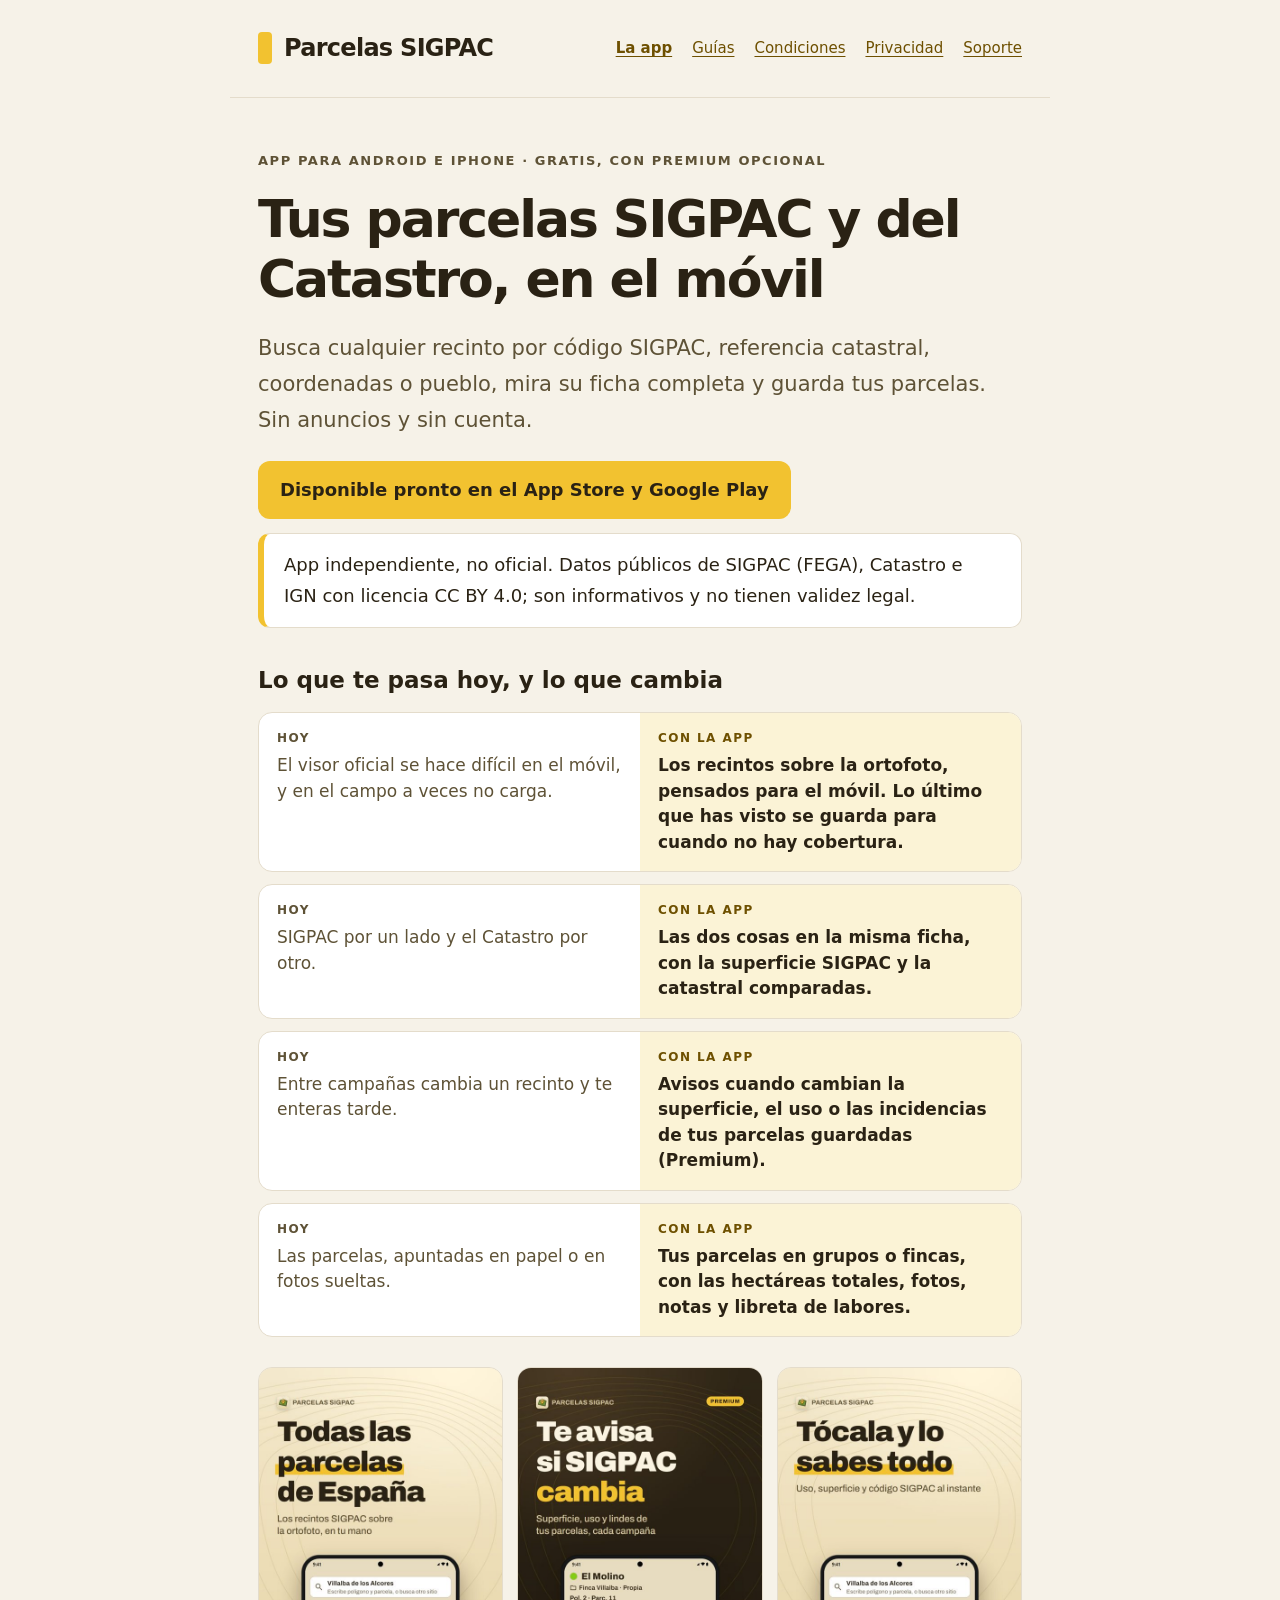
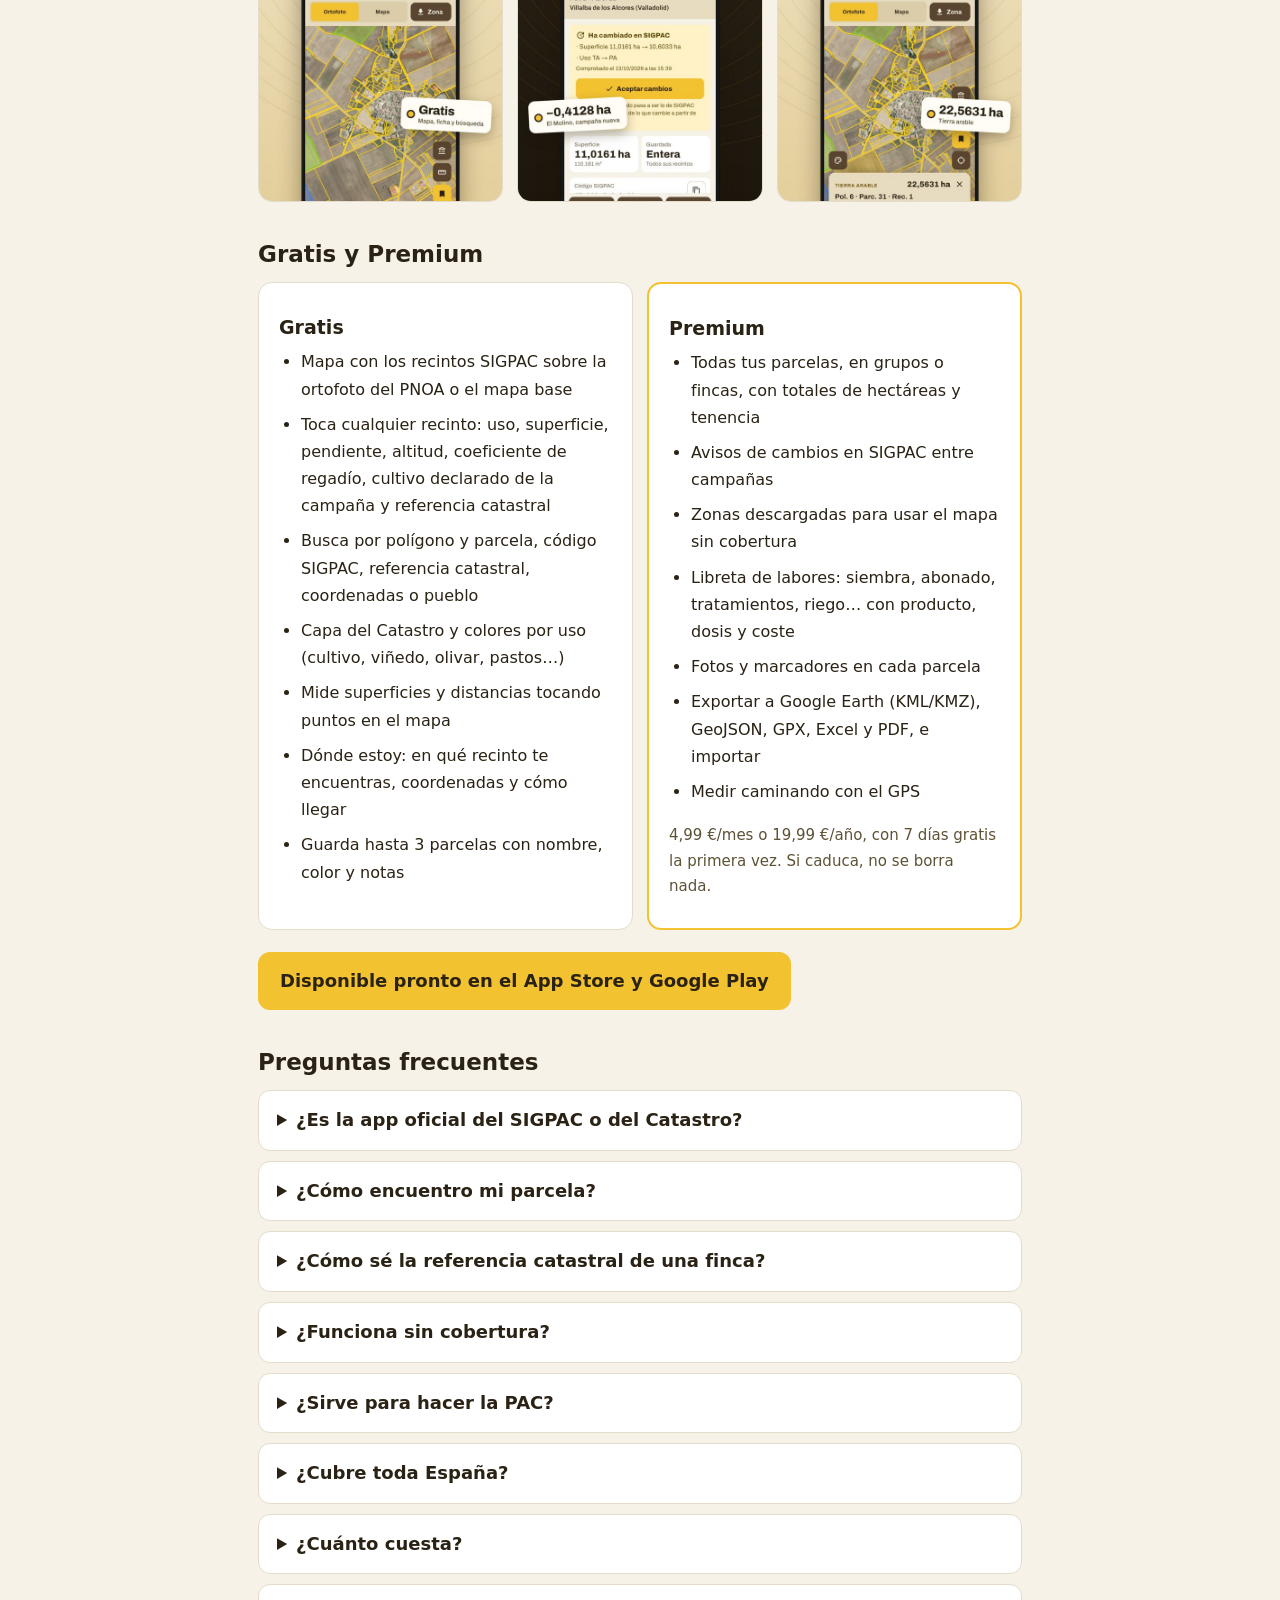
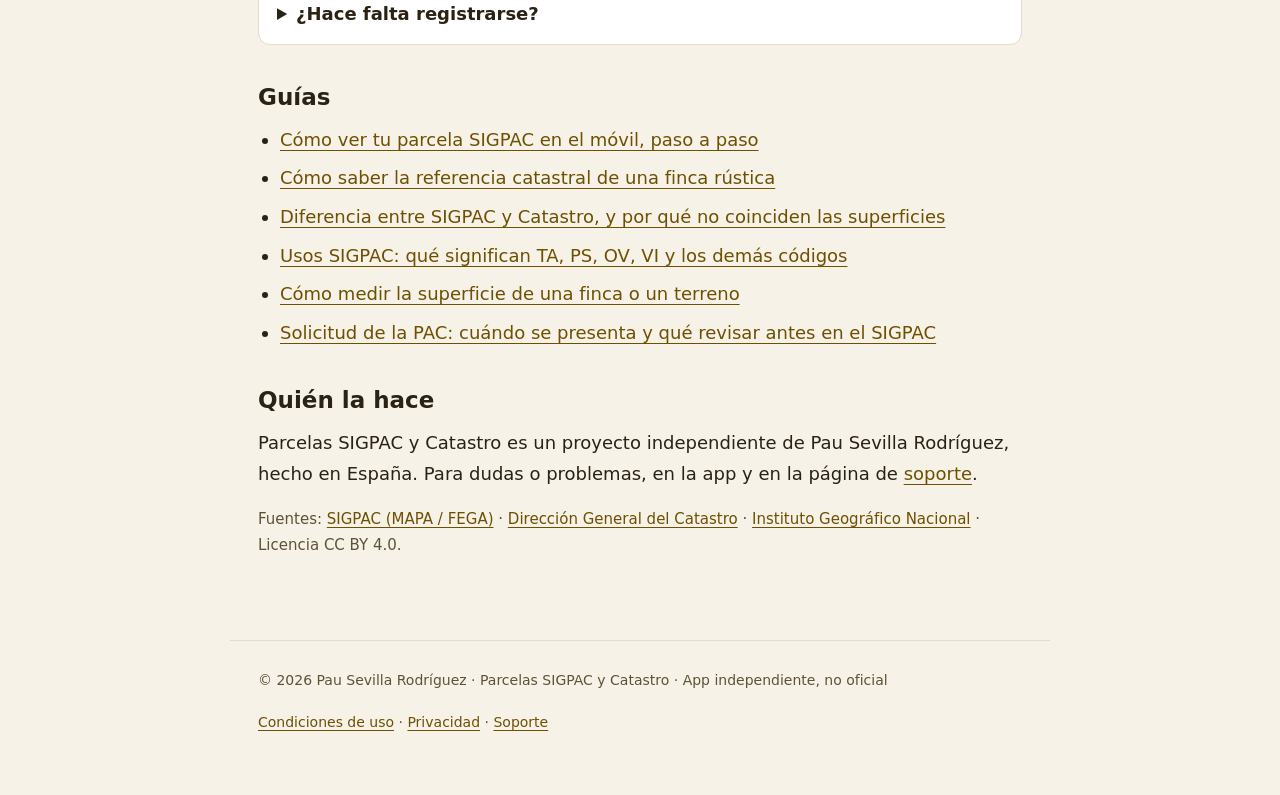
<file: index.html>
<!doctype html>
<html lang="es">
<head>
  <meta charset="utf-8">
  <meta name="viewport" content="width=device-width, initial-scale=1">
  <meta name="description" content="App para Android e iPhone: los recintos SIGPAC sobre la ortofoto, la ficha completa con la referencia catastral, búsqueda por código o pueblo, medir y tus parcelas guardadas. Sin anuncios y sin cuenta.">
  <title>Parcelas SIGPAC y Catastro: visor de recintos y fincas en el móvil</title>
  <link rel="canonical" href="https://pausiete7.github.io/parcelas-legal/">
  <meta property="og:type" content="website">
  <meta property="og:site_name" content="Parcelas SIGPAC y Catastro">
  <meta property="og:locale" content="es_ES">
  <meta property="og:title" content="Parcelas SIGPAC y Catastro: visor de recintos y fincas en el móvil">
  <meta property="og:description" content="App para Android e iPhone: los recintos SIGPAC sobre la ortofoto, la ficha completa con la referencia catastral, búsqueda por código o pueblo, medir y tus parcelas guardadas. Sin anuncios y sin cuenta.">
  <meta property="og:url" content="https://pausiete7.github.io/parcelas-legal/">
  <meta property="og:image" content="https://pausiete7.github.io/parcelas-legal/og.png">
  <meta name="twitter:card" content="summary_large_image">
  
  <link rel="icon" href="icono.png">
  <link rel="stylesheet" href="estilos.css">
  <script type="application/ld+json">{"@context": "https://schema.org", "@type": "MobileApplication", "name": "Parcelas SIGPAC y Catastro", "operatingSystem": "iOS, Android", "applicationCategory": "UtilitiesApplication", "inLanguage": "es", "description": "App para Android e iPhone: los recintos SIGPAC sobre la ortofoto, la ficha completa con la referencia catastral, búsqueda por código o pueblo, medir y tus parcelas guardadas. Sin anuncios y sin cuenta.", "url": "https://pausiete7.github.io/parcelas-legal/", "image": "https://pausiete7.github.io/parcelas-legal/icono.png", "author": {"@type": "Person", "name": "Pau Sevilla Rodríguez"}, "offers": {"@type": "Offer", "price": "0", "priceCurrency": "EUR"}}</script>
  <script type="application/ld+json">{"@context": "https://schema.org", "@type": "FAQPage", "mainEntity": [{"@type": "Question", "name": "¿Es la app oficial del SIGPAC o del Catastro?", "acceptedAnswer": {"@type": "Answer", "text": "No. Es una app independiente que usa los datos públicos de SIGPAC (FEGA), la Dirección General del Catastro y el IGN, con licencia CC BY 4.0. Los datos son informativos y no tienen validez legal."}}, {"@type": "Question", "name": "¿Cómo encuentro mi parcela?", "acceptedAnswer": {"@type": "Answer", "text": "Escribe en la búsqueda el código SIGPAC (provincia, municipio, polígono, parcela y recinto), la referencia catastral, unas coordenadas o el nombre del pueblo. También puedes ir al mapa y tocar el recinto."}}, {"@type": "Question", "name": "¿Cómo sé la referencia catastral de una finca?", "acceptedAnswer": {"@type": "Answer", "text": "Toca el recinto en el mapa: la ficha muestra su referencia catastral junto a los datos del SIGPAC, y puedes copiarla o compartirla."}}, {"@type": "Question", "name": "¿Funciona sin cobertura?", "acceptedAnswer": {"@type": "Answer", "text": "Lo último que has visto queda guardado para cuando no hay cobertura. Con Premium puedes descargar zonas de hasta unos 10 × 10 km con ortofoto y recintos. La capa del Catastro necesita conexión."}}, {"@type": "Question", "name": "¿Sirve para hacer la PAC?", "acceptedAnswer": {"@type": "Answer", "text": "Sirve para consultar y preparar tus parcelas, pero la solicitud se hace con los visores oficiales. La libreta de labores es un registro personal: no es el cuaderno digital oficial."}}, {"@type": "Question", "name": "¿Cubre toda España?", "acceptedAnswer": {"@type": "Answer", "text": "El SIGPAC, sí. El Catastro estatal no incluye Navarra ni el País Vasco, que tienen catastro propio; la app lo avisa."}}, {"@type": "Question", "name": "¿Cuánto cuesta?", "acceptedAnswer": {"@type": "Answer", "text": "Es gratis hasta 3 parcelas guardadas. Premium cuesta 4,99 € al mes o 19,99 € al año, con 7 días gratis la primera vez. Si Premium caduca no se borra nada."}}, {"@type": "Question", "name": "¿Hace falta registrarse?", "acceptedAnswer": {"@type": "Answer", "text": "No. No hay cuenta ni publicidad. Tus parcelas, notas y fotos se guardan solo en tu móvil."}}]}</script>
</head>
<body>
  <a class="skip" href="#contenido">Ir al contenido</a>
  <header><a class="brand" href="index.html">Parcelas SIGPAC</a><nav aria-label="Secciones"><a href="index.html" aria-current="page">La app</a><a href="guias/">Guías</a><a href="condiciones.html">Condiciones</a><a href="privacidad.html">Privacidad</a><a href="soporte/">Soporte</a></nav></header>
  <main id="contenido">
    <p class="eyebrow">App para Android e iPhone · Gratis, con Premium opcional</p>
    <h1>Tus parcelas SIGPAC y del Catastro, en el móvil</h1>
    <p class="intro">Busca cualquier recinto por código SIGPAC, referencia catastral, coordenadas o pueblo, mira su ficha completa y guarda tus parcelas. Sin anuncios y sin cuenta.</p>
    <p class="tiendas"><span class="tienda pronto">Disponible pronto en el App Store y Google Play</span></p>
    <p class="aviso">App independiente, no oficial. Datos públicos de SIGPAC (FEGA), Catastro e IGN con licencia CC BY 4.0; son informativos y no tienen validez legal.</p>

    <h2>Lo que te pasa hoy, y lo que cambia</h2>
    <div class="pares">
      <div class="par"><p class="hoy">El visor oficial se hace difícil en el móvil, y en el campo a veces no carga.</p><p class="con">Los recintos sobre la ortofoto, pensados para el móvil. Lo último que has visto se guarda para cuando no hay cobertura.</p></div>
      <div class="par"><p class="hoy">SIGPAC por un lado y el Catastro por otro.</p><p class="con">Las dos cosas en la misma ficha, con la superficie SIGPAC y la catastral comparadas.</p></div>
      <div class="par"><p class="hoy">Entre campañas cambia un recinto y te enteras tarde.</p><p class="con">Avisos cuando cambian la superficie, el uso o las incidencias de tus parcelas guardadas (Premium).</p></div>
      <div class="par"><p class="hoy">Las parcelas, apuntadas en papel o en fotos sueltas.</p><p class="con">Tus parcelas en grupos o fincas, con las hectáreas totales, fotos, notas y libreta de labores.</p></div>
    </div>

    <div class="capturas">
      <img src="captura-mapa.jpg" alt="Recintos SIGPAC sobre la ortofoto" width="540" height="960" loading="lazy">
      <img src="captura-avisos.jpg" alt="Avisos de cambios en SIGPAC entre campañas" width="540" height="960" loading="lazy">
      <img src="captura-recinto.jpg" alt="Ficha de un recinto con uso, superficie y referencia catastral" width="540" height="960" loading="lazy">
    </div>

    <h2>Gratis y Premium</h2>
    <div class="planes">
      <div class="plan"><h3>Gratis</h3><ul>
        <li>Mapa con los recintos SIGPAC sobre la ortofoto del PNOA o el mapa base</li>
        <li>Toca cualquier recinto: uso, superficie, pendiente, altitud, coeficiente de regadío, cultivo declarado de la campaña y referencia catastral</li>
        <li>Busca por polígono y parcela, código SIGPAC, referencia catastral, coordenadas o pueblo</li>
        <li>Capa del Catastro y colores por uso (cultivo, viñedo, olivar, pastos…)</li>
        <li>Mide superficies y distancias tocando puntos en el mapa</li>
        <li>Dónde estoy: en qué recinto te encuentras, coordenadas y cómo llegar</li>
        <li>Guarda hasta 3 parcelas con nombre, color y notas</li>
      </ul></div>
      <div class="plan premium"><h3>Premium</h3><ul>
        <li>Todas tus parcelas, en grupos o fincas, con totales de hectáreas y tenencia</li>
        <li>Avisos de cambios en SIGPAC entre campañas</li>
        <li>Zonas descargadas para usar el mapa sin cobertura</li>
        <li>Libreta de labores: siembra, abonado, tratamientos, riego… con producto, dosis y coste</li>
        <li>Fotos y marcadores en cada parcela</li>
        <li>Exportar a Google Earth (KML/KMZ), GeoJSON, GPX, Excel y PDF, e importar</li>
        <li>Medir caminando con el GPS</li>
      </ul><p class="nota">4,99 €/mes o 19,99 €/año, con 7 días gratis la primera vez. Si caduca, no se borra nada.</p></div>
    </div>
    <p class="tiendas"><span class="tienda pronto">Disponible pronto en el App Store y Google Play</span></p>

    <h2>Preguntas frecuentes</h2>
    <div class="faq">
      <details><summary>¿Es la app oficial del SIGPAC o del Catastro?</summary><p>No. Es una app independiente que usa los datos públicos de SIGPAC (FEGA), la Dirección General del Catastro y el IGN, con licencia CC BY 4.0. Los datos son informativos y no tienen validez legal.</p></details>
      <details><summary>¿Cómo encuentro mi parcela?</summary><p>Escribe en la búsqueda el código SIGPAC (provincia, municipio, polígono, parcela y recinto), la referencia catastral, unas coordenadas o el nombre del pueblo. También puedes ir al mapa y tocar el recinto.</p></details>
      <details><summary>¿Cómo sé la referencia catastral de una finca?</summary><p>Toca el recinto en el mapa: la ficha muestra su referencia catastral junto a los datos del SIGPAC, y puedes copiarla o compartirla.</p></details>
      <details><summary>¿Funciona sin cobertura?</summary><p>Lo último que has visto queda guardado para cuando no hay cobertura. Con Premium puedes descargar zonas de hasta unos 10 × 10 km con ortofoto y recintos. La capa del Catastro necesita conexión.</p></details>
      <details><summary>¿Sirve para hacer la PAC?</summary><p>Sirve para consultar y preparar tus parcelas, pero la solicitud se hace con los visores oficiales. La libreta de labores es un registro personal: no es el cuaderno digital oficial.</p></details>
      <details><summary>¿Cubre toda España?</summary><p>El SIGPAC, sí. El Catastro estatal no incluye Navarra ni el País Vasco, que tienen catastro propio; la app lo avisa.</p></details>
      <details><summary>¿Cuánto cuesta?</summary><p>Es gratis hasta 3 parcelas guardadas. Premium cuesta 4,99 € al mes o 19,99 € al año, con 7 días gratis la primera vez. Si Premium caduca no se borra nada.</p></details>
      <details><summary>¿Hace falta registrarse?</summary><p>No. No hay cuenta ni publicidad. Tus parcelas, notas y fotos se guardan solo en tu móvil.</p></details>
    </div>

    <h2>Guías</h2>
    <ul>
      <li><a href="guias/ver-parcela-sigpac-movil.html">Cómo ver tu parcela SIGPAC en el móvil, paso a paso</a></li>
      <li><a href="guias/referencia-catastral-finca-rustica.html">Cómo saber la referencia catastral de una finca rústica</a></li>
      <li><a href="guias/diferencia-sigpac-catastro.html">Diferencia entre SIGPAC y Catastro, y por qué no coinciden las superficies</a></li>
      <li><a href="guias/usos-sigpac-codigos.html">Usos SIGPAC: qué significan TA, PS, OV, VI y los demás códigos</a></li>
      <li><a href="guias/medir-superficie-finca.html">Cómo medir la superficie de una finca o un terreno</a></li>
      <li><a href="guias/solicitud-pac-plazos-que-revisar.html">Solicitud de la PAC: cuándo se presenta y qué revisar antes en el SIGPAC</a></li>
    </ul>

    <h2>Quién la hace</h2>
    <p>Parcelas SIGPAC y Catastro es un proyecto independiente de Pau Sevilla Rodríguez, hecho en España. Para dudas o problemas, en la app y en la página de <a href="soporte/">soporte</a>.</p>
    <p class="nota">Fuentes: <a href="https://sigpac.mapa.gob.es" rel="nofollow">SIGPAC (MAPA / FEGA)</a> · <a href="https://www.sedecatastro.gob.es" rel="nofollow">Dirección General del Catastro</a> · <a href="https://www.ign.es" rel="nofollow">Instituto Geográfico Nacional</a> · Licencia CC BY 4.0.</p>
  </main>
  <footer><p>© 2026 Pau Sevilla Rodríguez · Parcelas SIGPAC y Catastro · App independiente, no oficial</p><p><a href="condiciones.html">Condiciones de uso</a> · <a href="privacidad.html">Privacidad</a> · <a href="soporte/">Soporte</a></p></footer>
</body>
</html>
</file>
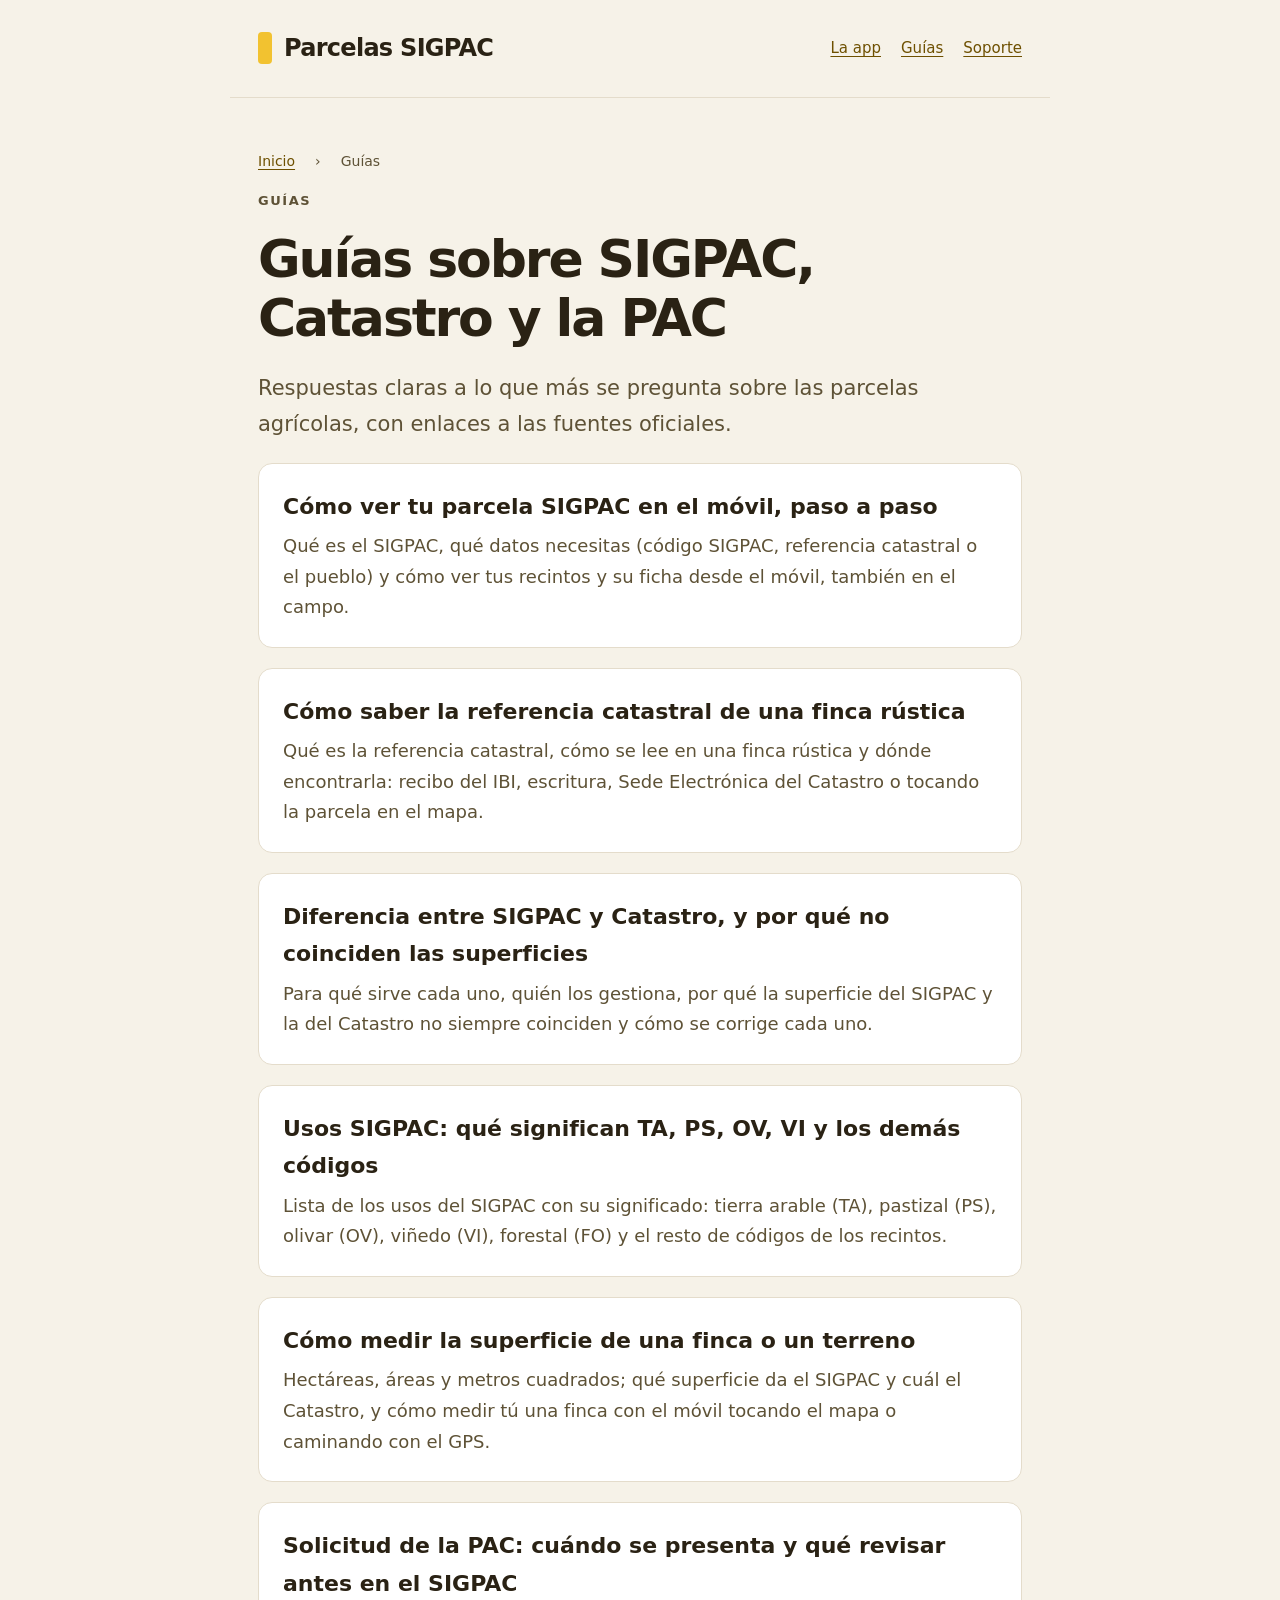
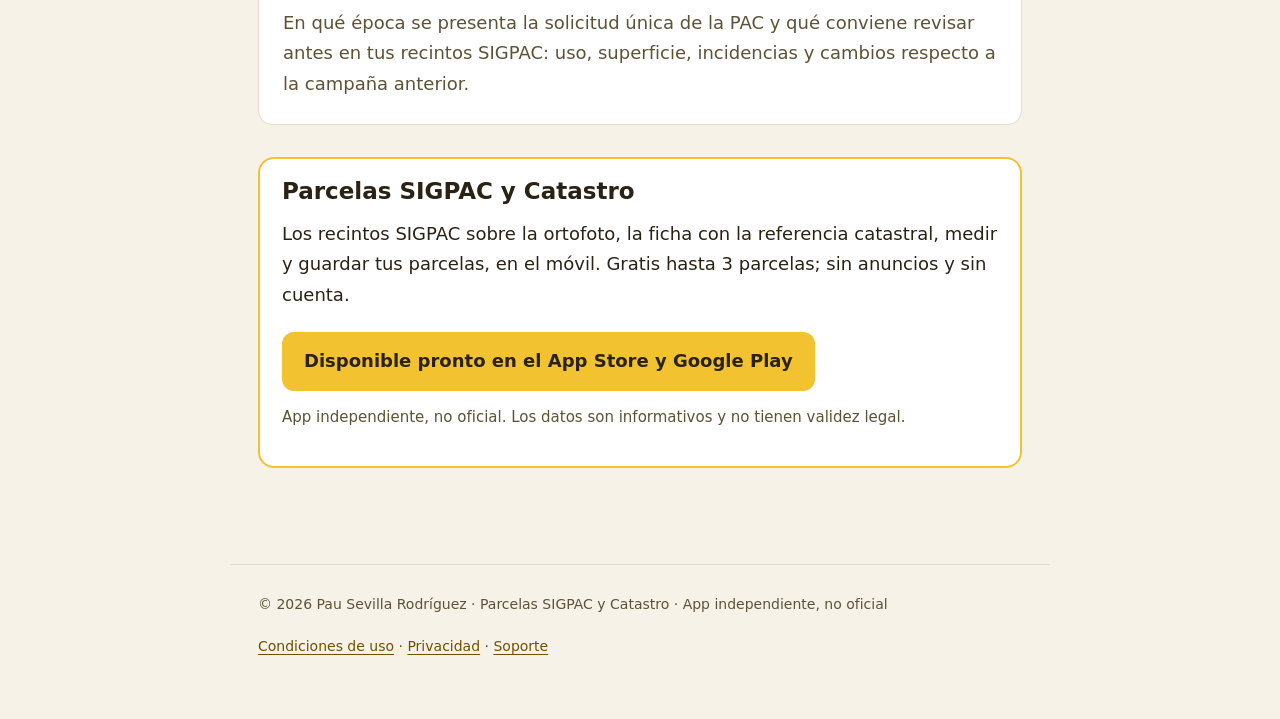
<file: guias/index.html>
<!doctype html>
<html lang="es">
<head>
  <meta charset="utf-8">
  <meta name="viewport" content="width=device-width, initial-scale=1">
  <meta name="description" content="Guías prácticas: ver tu parcela SIGPAC, la referencia catastral, los usos SIGPAC, medir una finca y qué revisar antes de la PAC.">
  <title>Guías sobre SIGPAC, Catastro y la PAC</title>
  <link rel="canonical" href="https://pausiete7.github.io/parcelas-legal/guias/">
  <meta property="og:type" content="article">
  <meta property="og:site_name" content="Parcelas SIGPAC y Catastro">
  <meta property="og:locale" content="es_ES">
  <meta property="og:title" content="Guías sobre SIGPAC, Catastro y la PAC">
  <meta property="og:description" content="Guías prácticas: ver tu parcela SIGPAC, la referencia catastral, los usos SIGPAC, medir una finca y qué revisar antes de la PAC.">
  <meta property="og:url" content="https://pausiete7.github.io/parcelas-legal/guias/">
  <meta property="og:image" content="https://pausiete7.github.io/parcelas-legal/og.png">
  <link rel="icon" href="../icono.png">
  <link rel="stylesheet" href="../estilos.css">
</head>
<body>
  <a class="skip" href="#contenido">Ir al contenido</a>
  <header><a class="brand" href="../index.html">Parcelas SIGPAC</a><nav aria-label="Secciones"><a href="../index.html">La app</a><a href="../guias/">Guías</a><a href="../soporte/">Soporte</a></nav></header>
  <main id="contenido">
    <nav class="migas" aria-label="Ruta"><a href="../index.html">Inicio</a> › <span aria-current="page">Guías</span></nav>
    <p class="eyebrow">Guías</p>
    <h1>Guías sobre SIGPAC, Catastro y la PAC</h1>
    <p class="intro">Respuestas claras a lo que más se pregunta sobre las parcelas agrícolas, con enlaces a las fuentes oficiales.</p>
    <a class="card" href="ver-parcela-sigpac-movil.html"><strong>Cómo ver tu parcela SIGPAC en el móvil, paso a paso</strong><span>Qué es el SIGPAC, qué datos necesitas (código SIGPAC, referencia catastral o el pueblo) y cómo ver tus recintos y su ficha desde el móvil, también en el campo.</span></a>
    <a class="card" href="referencia-catastral-finca-rustica.html"><strong>Cómo saber la referencia catastral de una finca rústica</strong><span>Qué es la referencia catastral, cómo se lee en una finca rústica y dónde encontrarla: recibo del IBI, escritura, Sede Electrónica del Catastro o tocando la parcela en el mapa.</span></a>
    <a class="card" href="diferencia-sigpac-catastro.html"><strong>Diferencia entre SIGPAC y Catastro, y por qué no coinciden las superficies</strong><span>Para qué sirve cada uno, quién los gestiona, por qué la superficie del SIGPAC y la del Catastro no siempre coinciden y cómo se corrige cada uno.</span></a>
    <a class="card" href="usos-sigpac-codigos.html"><strong>Usos SIGPAC: qué significan TA, PS, OV, VI y los demás códigos</strong><span>Lista de los usos del SIGPAC con su significado: tierra arable (TA), pastizal (PS), olivar (OV), viñedo (VI), forestal (FO) y el resto de códigos de los recintos.</span></a>
    <a class="card" href="medir-superficie-finca.html"><strong>Cómo medir la superficie de una finca o un terreno</strong><span>Hectáreas, áreas y metros cuadrados; qué superficie da el SIGPAC y cuál el Catastro, y cómo medir tú una finca con el móvil tocando el mapa o caminando con el GPS.</span></a>
    <a class="card" href="solicitud-pac-plazos-que-revisar.html"><strong>Solicitud de la PAC: cuándo se presenta y qué revisar antes en el SIGPAC</strong><span>En qué época se presenta la solicitud única de la PAC y qué conviene revisar antes en tus recintos SIGPAC: uso, superficie, incidencias y cambios respecto a la campaña anterior.</span></a>
    <aside class="caja-app">
      <h2>Parcelas SIGPAC y Catastro</h2>
      <p>Los recintos SIGPAC sobre la ortofoto, la ficha con la referencia catastral, medir y guardar tus parcelas, en el móvil. Gratis hasta 3 parcelas; sin anuncios y sin cuenta.</p>
      <p class="tiendas"><span class="tienda pronto">Disponible pronto en el App Store y Google Play</span></p>
      <p class="nota">App independiente, no oficial. Los datos son informativos y no tienen validez legal.</p>
    </aside>
  </main>
  <footer><p>© 2026 Pau Sevilla Rodríguez · Parcelas SIGPAC y Catastro · App independiente, no oficial</p><p><a href="../condiciones.html">Condiciones de uso</a> · <a href="../privacidad.html">Privacidad</a> · <a href="../soporte/">Soporte</a></p></footer>
</body>
</html>
</file>
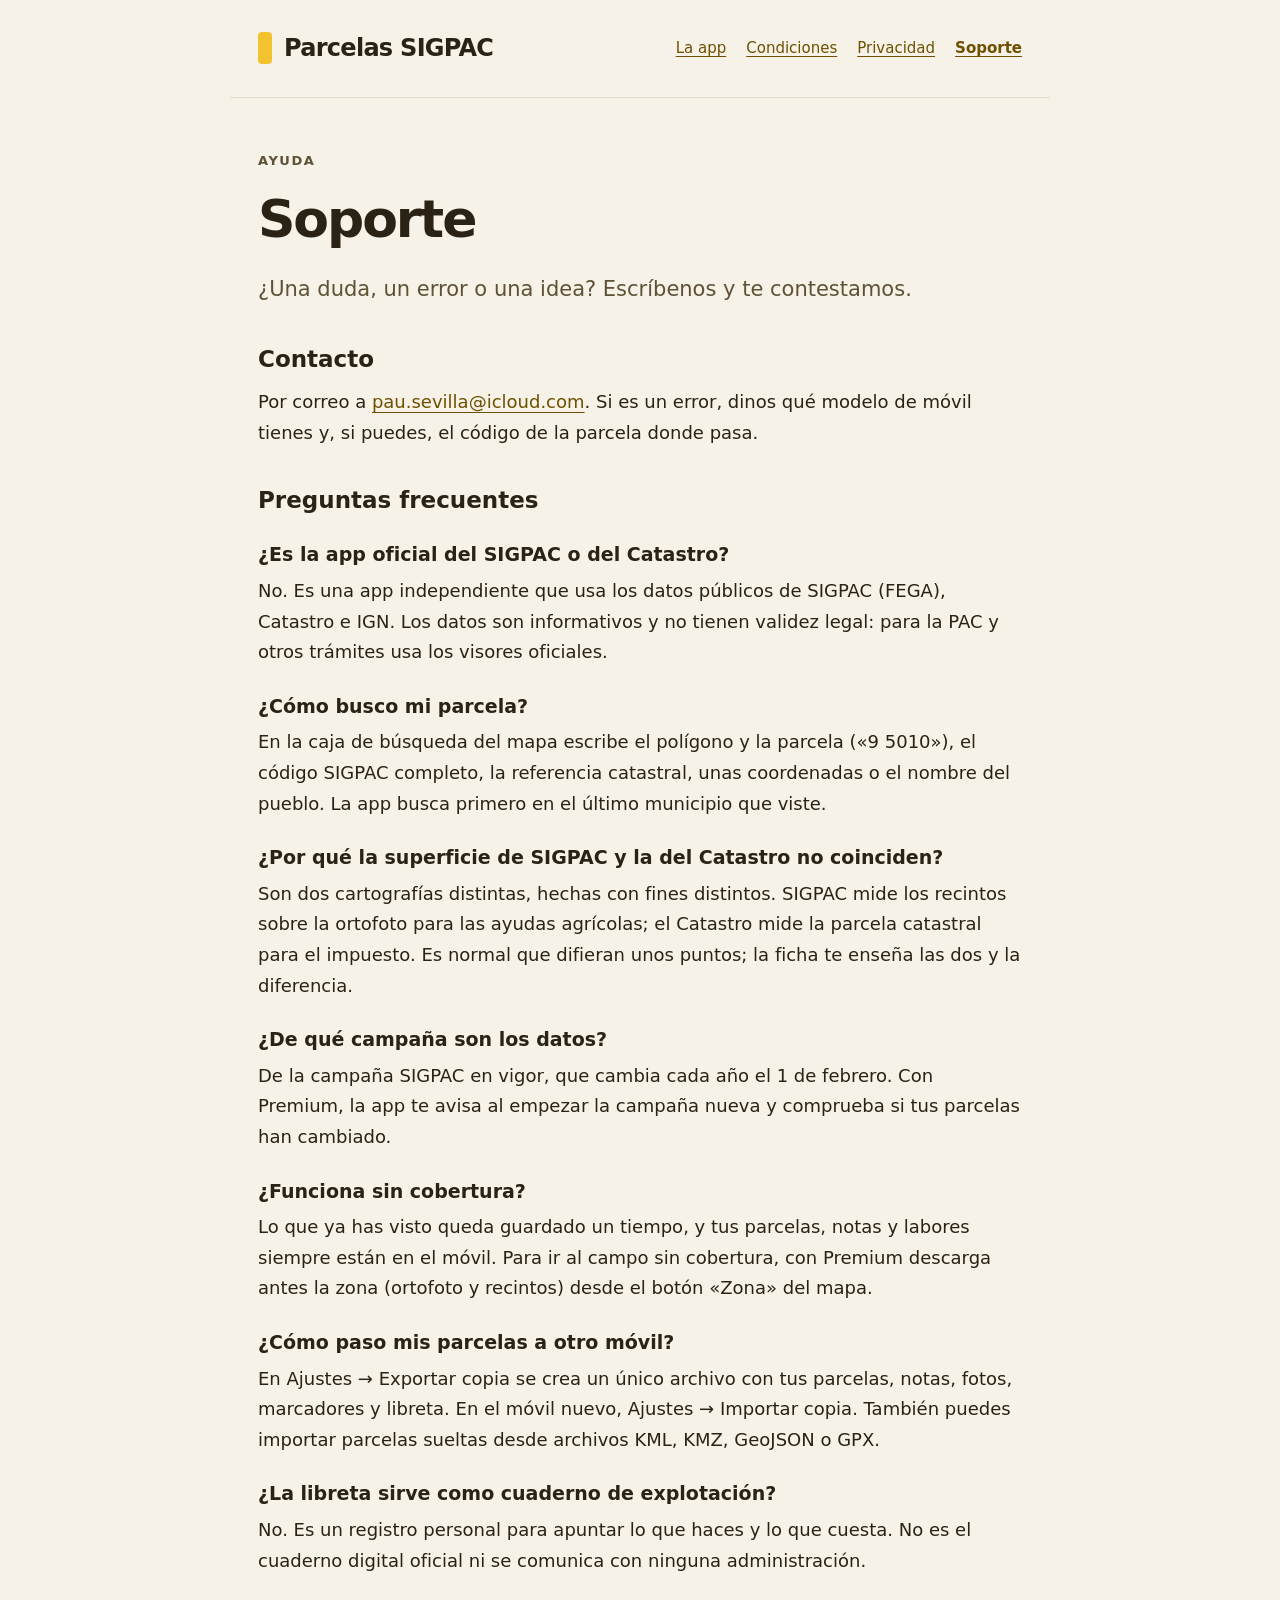
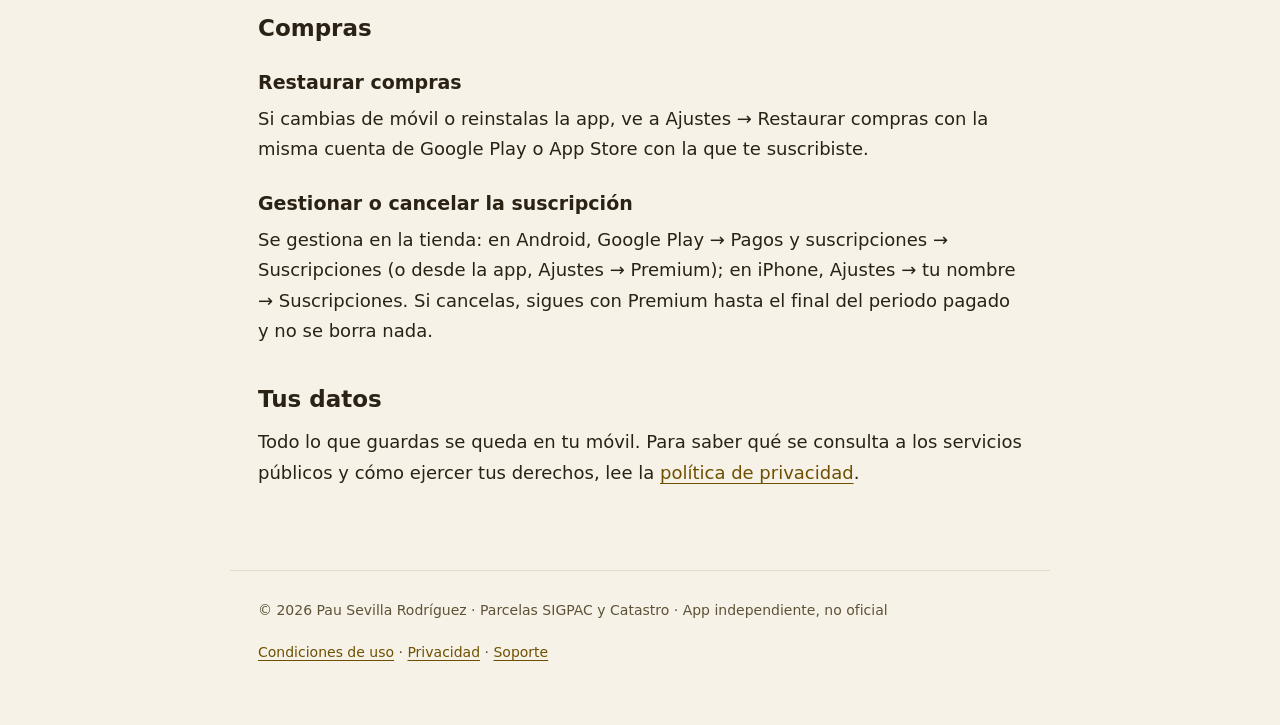
<file: soporte/index.html>
<!doctype html>
<html lang="es">
<head>
  <meta charset="utf-8">
  <meta name="viewport" content="width=device-width, initial-scale=1">
  <meta name="description" content="Soporte y preguntas frecuentes de Parcelas SIGPAC y Catastro: contacto, compras, copia de seguridad y uso sin cobertura.">
  <title>Soporte · Parcelas SIGPAC y Catastro</title>
  <link rel="stylesheet" href="../estilos.css">
</head>
<body>
  <a class="skip" href="#contenido">Ir al contenido</a>
  <header><a class="brand" href="../index.html">Parcelas SIGPAC</a><nav aria-label="Secciones"><a href="../index.html">La app</a><a href="../condiciones.html">Condiciones</a><a href="../privacidad.html">Privacidad</a><a href="../soporte/" aria-current="page">Soporte</a></nav></header>
  <main id="contenido">
    <p class="eyebrow">Ayuda</p>
    <h1>Soporte</h1>
    <p class="intro">¿Una duda, un error o una idea? Escríbenos y te contestamos.</p>

    <h2>Contacto</h2>
    <p>Por correo a <a href="mailto:pau.sevilla@icloud.com">pau.sevilla@icloud.com</a>. Si es un error, dinos qué modelo de móvil tienes y, si puedes, el código de la parcela donde pasa.</p>

    <h2>Preguntas frecuentes</h2>

    <h3>¿Es la app oficial del SIGPAC o del Catastro?</h3>
    <p>No. Es una app independiente que usa los datos públicos de SIGPAC (FEGA), Catastro e IGN. Los datos son informativos y no tienen validez legal: para la PAC y otros trámites usa los visores oficiales.</p>

    <h3>¿Cómo busco mi parcela?</h3>
    <p>En la caja de búsqueda del mapa escribe el polígono y la parcela («9 5010»), el código SIGPAC completo, la referencia catastral, unas coordenadas o el nombre del pueblo. La app busca primero en el último municipio que viste.</p>

    <h3>¿Por qué la superficie de SIGPAC y la del Catastro no coinciden?</h3>
    <p>Son dos cartografías distintas, hechas con fines distintos. SIGPAC mide los recintos sobre la ortofoto para las ayudas agrícolas; el Catastro mide la parcela catastral para el impuesto. Es normal que difieran unos puntos; la ficha te enseña las dos y la diferencia.</p>

    <h3>¿De qué campaña son los datos?</h3>
    <p>De la campaña SIGPAC en vigor, que cambia cada año el 1 de febrero. Con Premium, la app te avisa al empezar la campaña nueva y comprueba si tus parcelas han cambiado.</p>

    <h3>¿Funciona sin cobertura?</h3>
    <p>Lo que ya has visto queda guardado un tiempo, y tus parcelas, notas y labores siempre están en el móvil. Para ir al campo sin cobertura, con Premium descarga antes la zona (ortofoto y recintos) desde el botón «Zona» del mapa.</p>

    <h3>¿Cómo paso mis parcelas a otro móvil?</h3>
    <p>En Ajustes → Exportar copia se crea un único archivo con tus parcelas, notas, fotos, marcadores y libreta. En el móvil nuevo, Ajustes → Importar copia. También puedes importar parcelas sueltas desde archivos KML, KMZ, GeoJSON o GPX.</p>

    <h3>¿La libreta sirve como cuaderno de explotación?</h3>
    <p>No. Es un registro personal para apuntar lo que haces y lo que cuesta. No es el cuaderno digital oficial ni se comunica con ninguna administración.</p>

    <h2>Compras</h2>
    <h3>Restaurar compras</h3>
    <p>Si cambias de móvil o reinstalas la app, ve a Ajustes → Restaurar compras con la misma cuenta de Google Play o App Store con la que te suscribiste.</p>
    <h3>Gestionar o cancelar la suscripción</h3>
    <p>Se gestiona en la tienda: en Android, Google Play → Pagos y suscripciones → Suscripciones (o desde la app, Ajustes → Premium); en iPhone, Ajustes → tu nombre → Suscripciones. Si cancelas, sigues con Premium hasta el final del periodo pagado y no se borra nada.</p>

    <h2>Tus datos</h2>
    <p>Todo lo que guardas se queda en tu móvil. Para saber qué se consulta a los servicios públicos y cómo ejercer tus derechos, lee la <a href="../privacidad.html">política de privacidad</a>.</p>
  </main>
  <footer><p>© 2026 Pau Sevilla Rodríguez · Parcelas SIGPAC y Catastro · App independiente, no oficial</p><p><a href="../condiciones.html">Condiciones de uso</a> · <a href="../privacidad.html">Privacidad</a> · <a href="../soporte/">Soporte</a></p></footer>
</body>
</html>
</file>
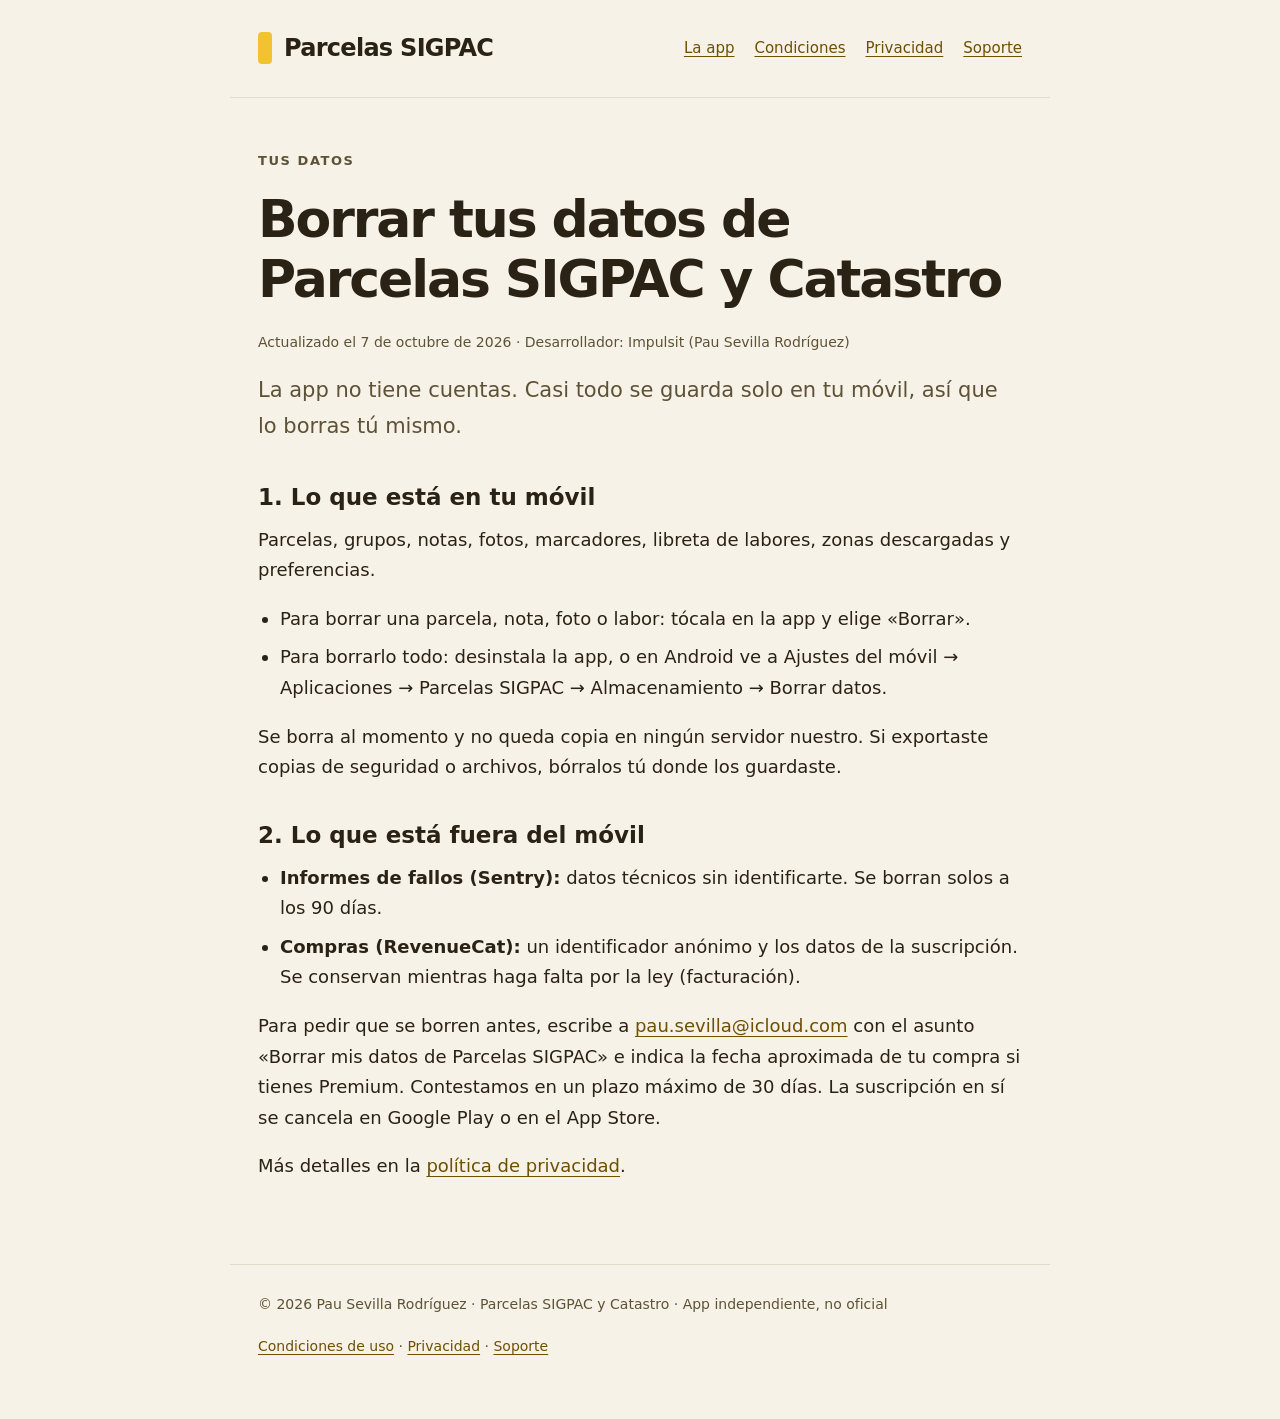
<file: borrar-datos.html>
<!doctype html>
<html lang="es">
<head>
  <meta charset="utf-8">
  <meta name="viewport" content="width=device-width, initial-scale=1">
  <meta name="description" content="Cómo borrar tus datos de Parcelas SIGPAC y Catastro.">
  <title>Borrar tus datos · Parcelas SIGPAC y Catastro</title>
  <link rel="stylesheet" href="estilos.css">
</head>
<body>
  <a class="skip" href="#contenido">Ir al contenido</a>
  <header><a class="brand" href="index.html">Parcelas SIGPAC</a><nav aria-label="Secciones"><a href="index.html">La app</a><a href="condiciones.html">Condiciones</a><a href="privacidad.html">Privacidad</a><a href="soporte/">Soporte</a></nav></header>
  <main id="contenido">
    <p class="eyebrow">Tus datos</p>
    <h1>Borrar tus datos de Parcelas SIGPAC y Catastro</h1>
    <p class="date">Actualizado el 7 de octubre de 2026 · Desarrollador: Impulsit (Pau Sevilla Rodríguez)</p>
    <p class="intro">La app no tiene cuentas. Casi todo se guarda solo en tu móvil, así que lo borras tú mismo.</p>

    <h2>1. Lo que está en tu móvil</h2>
    <p>Parcelas, grupos, notas, fotos, marcadores, libreta de labores, zonas descargadas y preferencias.</p>
    <ul>
      <li>Para borrar una parcela, nota, foto o labor: tócala en la app y elige «Borrar».</li>
      <li>Para borrarlo todo: desinstala la app, o en Android ve a Ajustes del móvil → Aplicaciones → Parcelas SIGPAC → Almacenamiento → Borrar datos.</li>
    </ul>
    <p>Se borra al momento y no queda copia en ningún servidor nuestro. Si exportaste copias de seguridad o archivos, bórralos tú donde los guardaste.</p>

    <h2>2. Lo que está fuera del móvil</h2>
    <ul>
      <li><strong>Informes de fallos (Sentry):</strong> datos técnicos sin identificarte. Se borran solos a los 90 días.</li>
      <li><strong>Compras (RevenueCat):</strong> un identificador anónimo y los datos de la suscripción. Se conservan mientras haga falta por la ley (facturación).</li>
    </ul>
    <p>Para pedir que se borren antes, escribe a <a href="mailto:pau.sevilla@icloud.com?subject=Borrar%20mis%20datos%20de%20Parcelas%20SIGPAC">pau.sevilla@icloud.com</a> con el asunto «Borrar mis datos de Parcelas SIGPAC» e indica la fecha aproximada de tu compra si tienes Premium. Contestamos en un plazo máximo de 30 días. La suscripción en sí se cancela en Google Play o en el App Store.</p>

    <p>Más detalles en la <a href="privacidad.html">política de privacidad</a>.</p>
  </main>
  <footer><p>© 2026 Pau Sevilla Rodríguez · Parcelas SIGPAC y Catastro · App independiente, no oficial</p><p><a href="condiciones.html">Condiciones de uso</a> · <a href="privacidad.html">Privacidad</a> · <a href="soporte/">Soporte</a></p></footer>
</body>
</html>
</file>
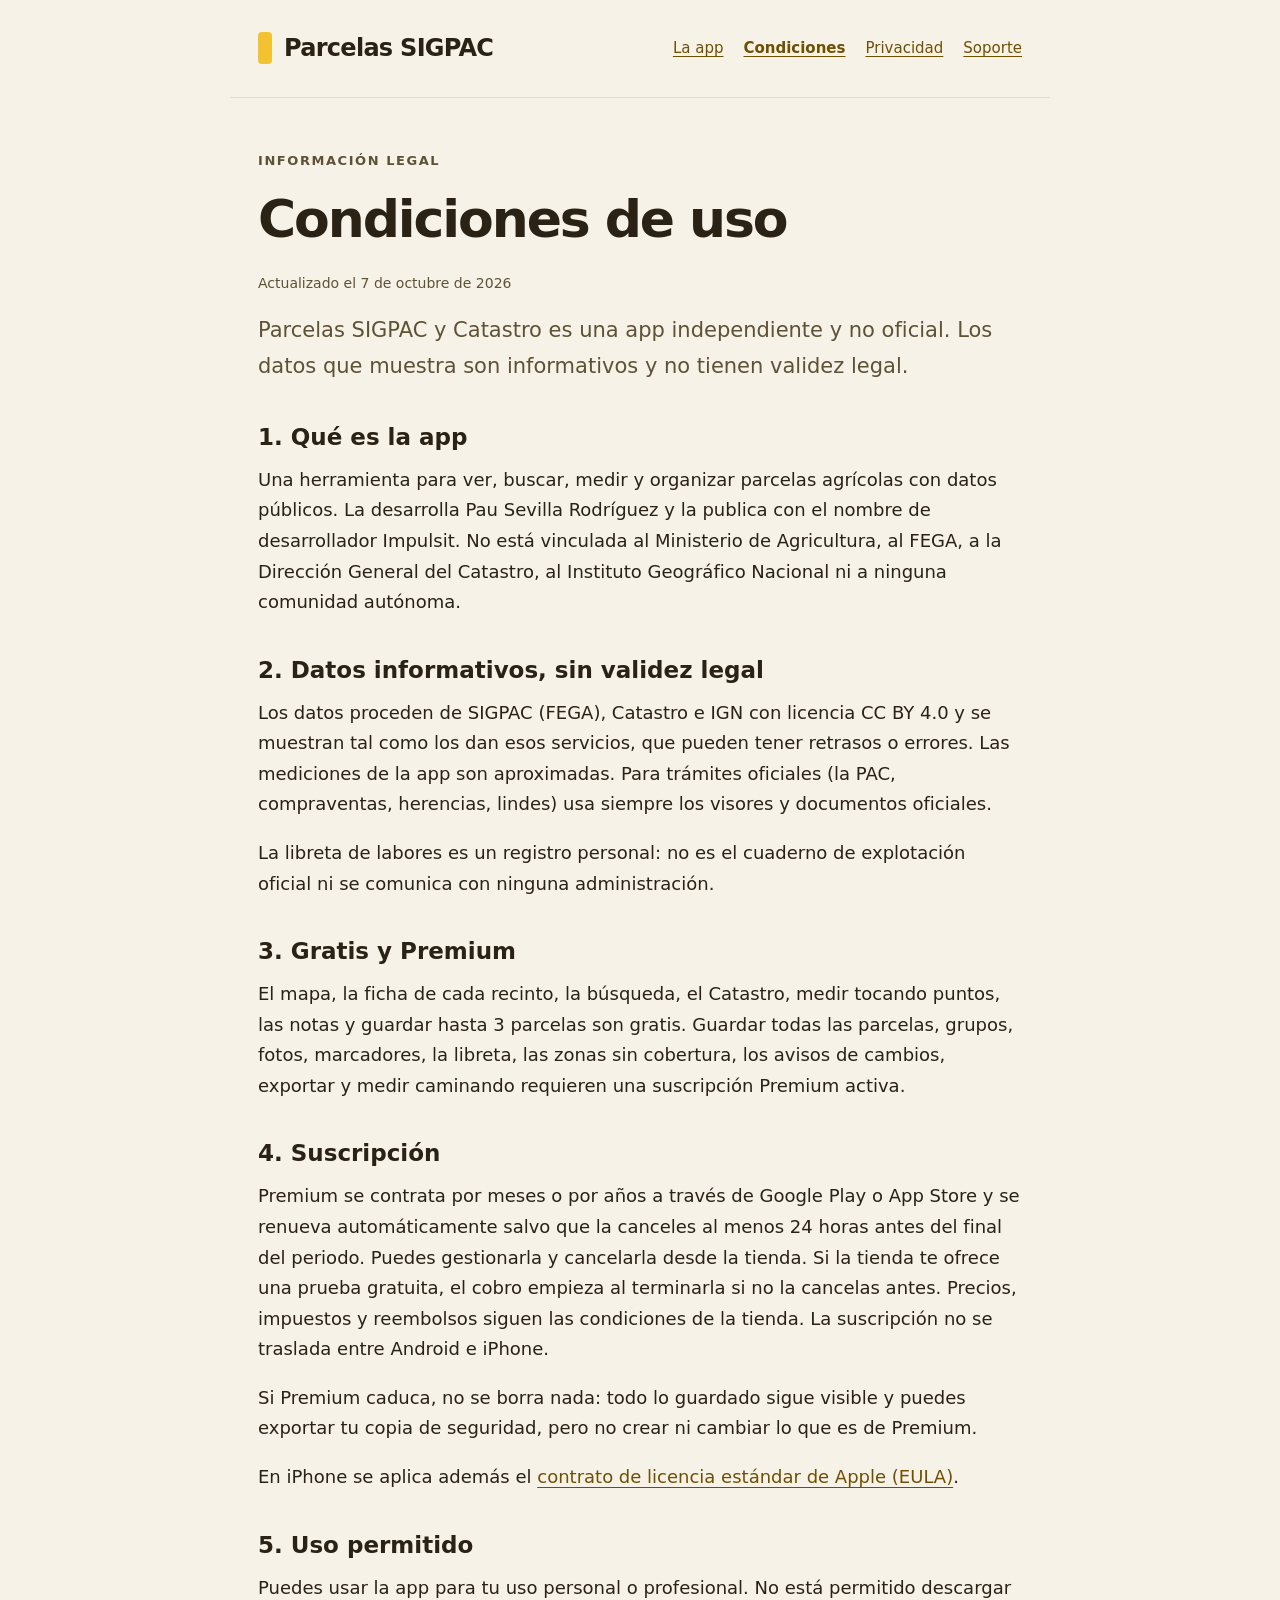
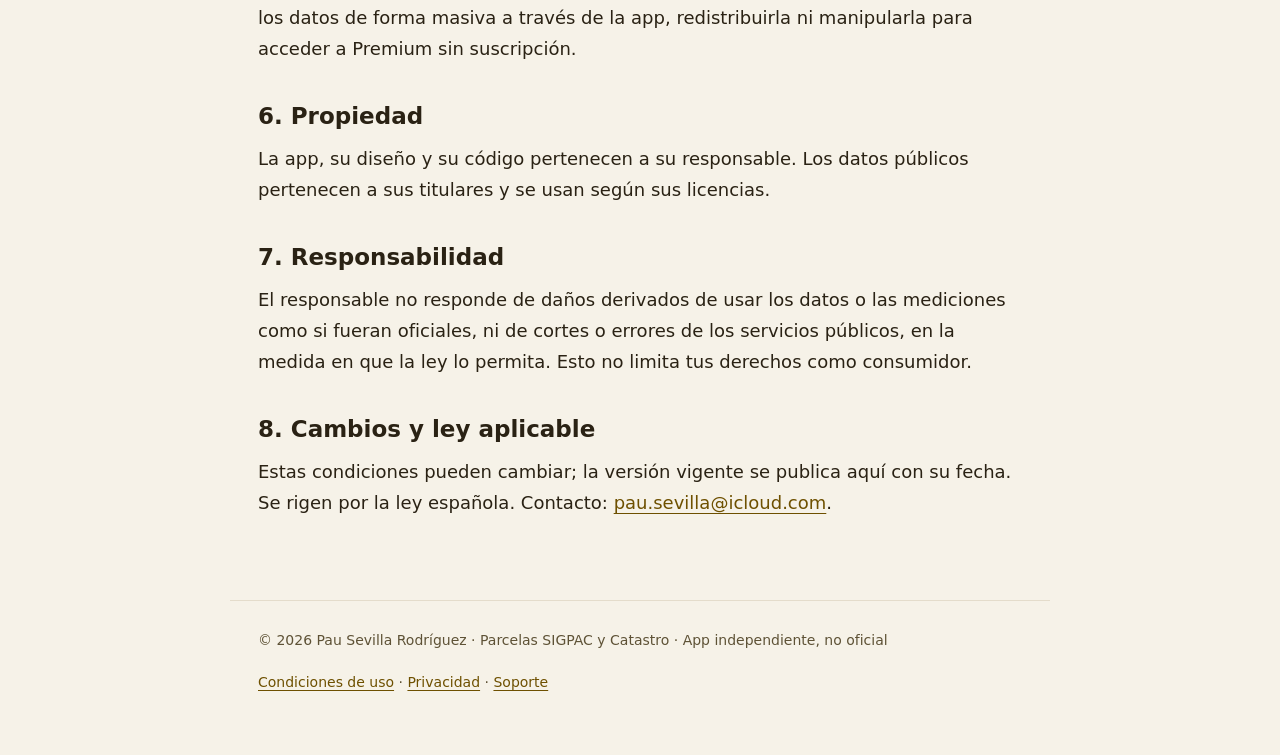
<file: condiciones.html>
<!doctype html>
<html lang="es">
<head>
  <meta charset="utf-8">
  <meta name="viewport" content="width=device-width, initial-scale=1">
  <meta name="description" content="Condiciones de uso de Parcelas SIGPAC y Catastro: app no oficial, datos informativos, gratis y Premium, suscripción y responsabilidad.">
  <title>Condiciones de uso · Parcelas SIGPAC y Catastro</title>
  <link rel="stylesheet" href="estilos.css">
</head>
<body>
  <a class="skip" href="#contenido">Ir al contenido</a>
  <header><a class="brand" href="index.html">Parcelas SIGPAC</a><nav aria-label="Secciones"><a href="index.html">La app</a><a href="condiciones.html" aria-current="page">Condiciones</a><a href="privacidad.html">Privacidad</a><a href="soporte/">Soporte</a></nav></header>
  <main id="contenido">
    <p class="eyebrow">Información legal</p>
    <h1>Condiciones de uso</h1>
    <p class="date">Actualizado el 7 de octubre de 2026</p>
    <p class="intro">Parcelas SIGPAC y Catastro es una app independiente y no oficial. Los datos que muestra son informativos y no tienen validez legal.</p>

    <h2>1. Qué es la app</h2>
    <p>Una herramienta para ver, buscar, medir y organizar parcelas agrícolas con datos públicos. La desarrolla Pau Sevilla Rodríguez y la publica con el nombre de desarrollador Impulsit. No está vinculada al Ministerio de Agricultura, al FEGA, a la Dirección General del Catastro, al Instituto Geográfico Nacional ni a ninguna comunidad autónoma.</p>

    <h2>2. Datos informativos, sin validez legal</h2>
    <p>Los datos proceden de SIGPAC (FEGA), Catastro e IGN con licencia CC BY 4.0 y se muestran tal como los dan esos servicios, que pueden tener retrasos o errores. Las mediciones de la app son aproximadas. Para trámites oficiales (la PAC, compraventas, herencias, lindes) usa siempre los visores y documentos oficiales.</p>
    <p>La libreta de labores es un registro personal: no es el cuaderno de explotación oficial ni se comunica con ninguna administración.</p>

    <h2>3. Gratis y Premium</h2>
    <p>El mapa, la ficha de cada recinto, la búsqueda, el Catastro, medir tocando puntos, las notas y guardar hasta 3 parcelas son gratis. Guardar todas las parcelas, grupos, fotos, marcadores, la libreta, las zonas sin cobertura, los avisos de cambios, exportar y medir caminando requieren una suscripción Premium activa.</p>

    <h2>4. Suscripción</h2>
    <p>Premium se contrata por meses o por años a través de Google Play o App Store y se renueva automáticamente salvo que la canceles al menos 24 horas antes del final del periodo. Puedes gestionarla y cancelarla desde la tienda. Si la tienda te ofrece una prueba gratuita, el cobro empieza al terminarla si no la cancelas antes. Precios, impuestos y reembolsos siguen las condiciones de la tienda. La suscripción no se traslada entre Android e iPhone.</p>
    <p>Si Premium caduca, no se borra nada: todo lo guardado sigue visible y puedes exportar tu copia de seguridad, pero no crear ni cambiar lo que es de Premium.</p>
    <p>En iPhone se aplica además el <a href="https://www.apple.com/legal/internet-services/itunes/dev/stdeula/">contrato de licencia estándar de Apple (EULA)</a>.</p>

    <h2>5. Uso permitido</h2>
    <p>Puedes usar la app para tu uso personal o profesional. No está permitido descargar los datos de forma masiva a través de la app, redistribuirla ni manipularla para acceder a Premium sin suscripción.</p>

    <h2>6. Propiedad</h2>
    <p>La app, su diseño y su código pertenecen a su responsable. Los datos públicos pertenecen a sus titulares y se usan según sus licencias.</p>

    <h2>7. Responsabilidad</h2>
    <p>El responsable no responde de daños derivados de usar los datos o las mediciones como si fueran oficiales, ni de cortes o errores de los servicios públicos, en la medida en que la ley lo permita. Esto no limita tus derechos como consumidor.</p>

    <h2>8. Cambios y ley aplicable</h2>
    <p>Estas condiciones pueden cambiar; la versión vigente se publica aquí con su fecha. Se rigen por la ley española. Contacto: <a href="mailto:pau.sevilla@icloud.com">pau.sevilla@icloud.com</a>.</p>
  </main>
  <footer><p>© 2026 Pau Sevilla Rodríguez · Parcelas SIGPAC y Catastro · App independiente, no oficial</p><p><a href="condiciones.html">Condiciones de uso</a> · <a href="privacidad.html">Privacidad</a> · <a href="soporte/">Soporte</a></p></footer>
</body>
</html>
</file>
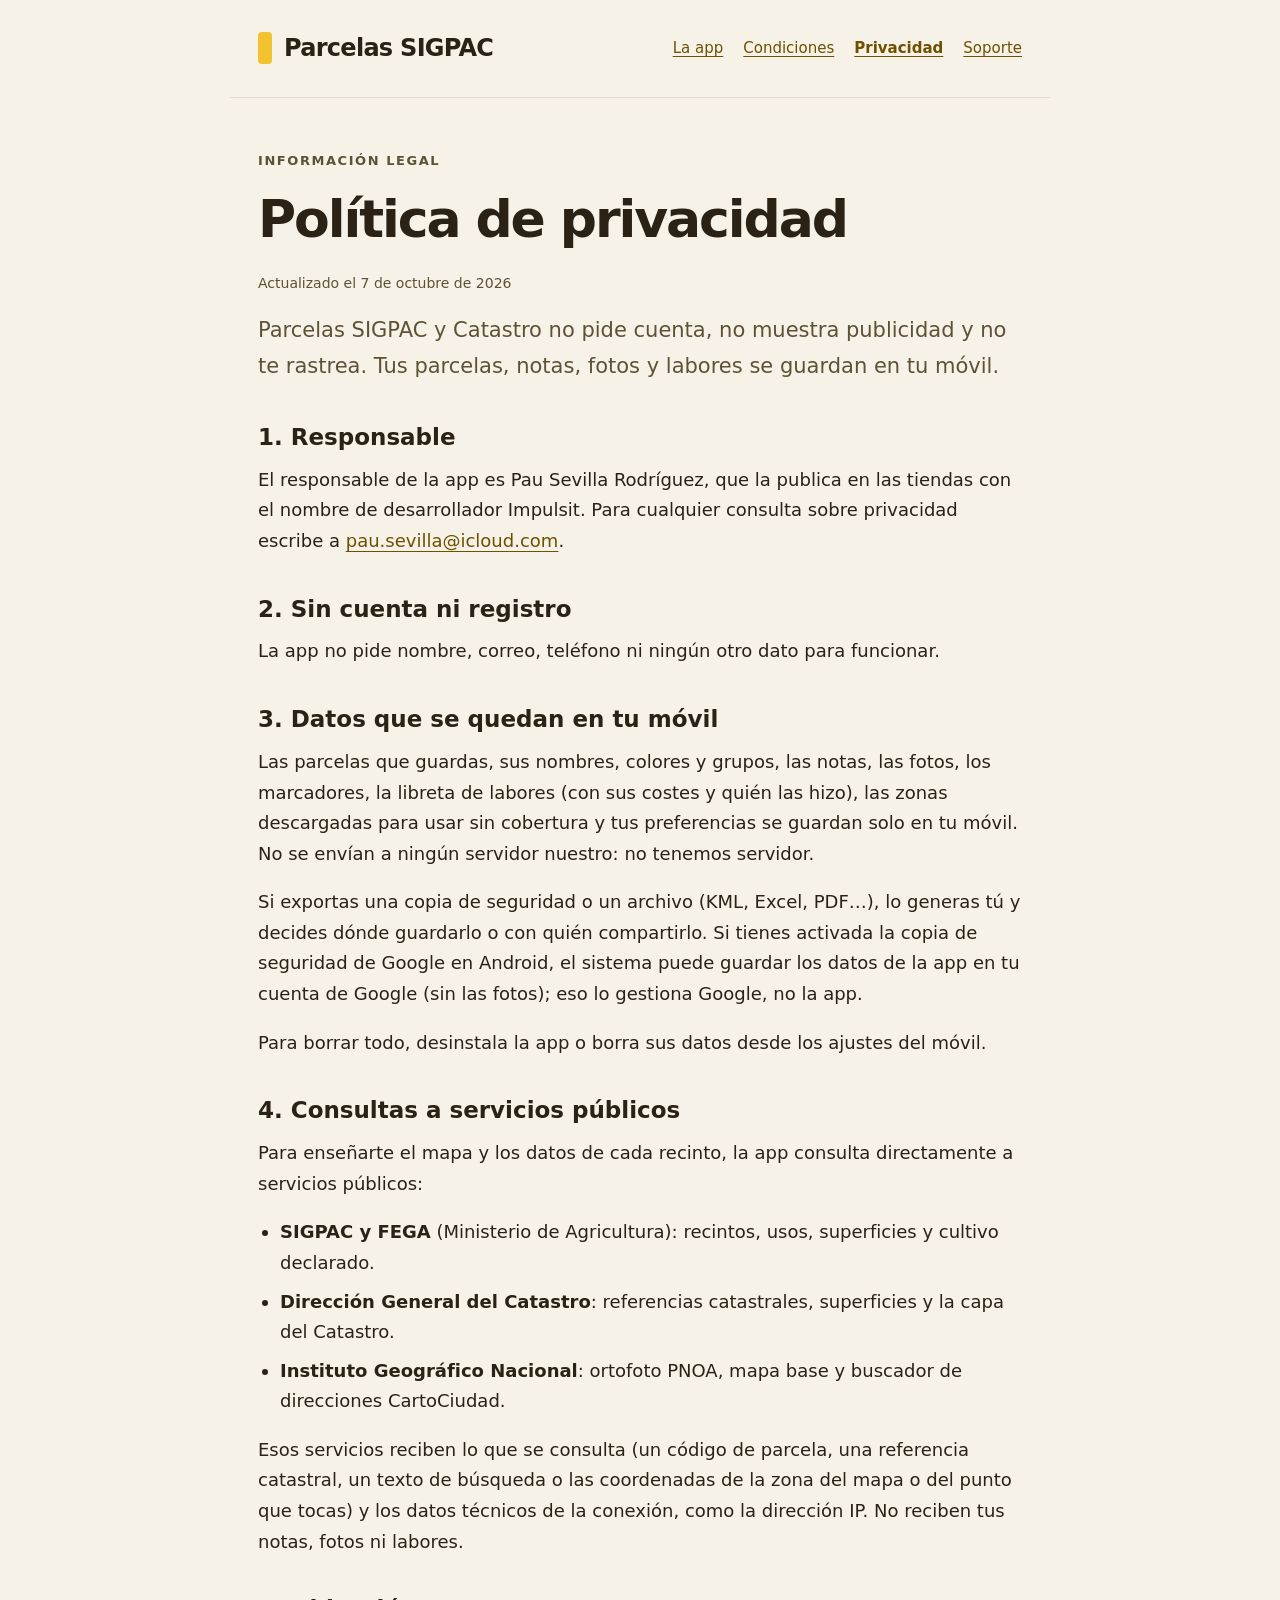
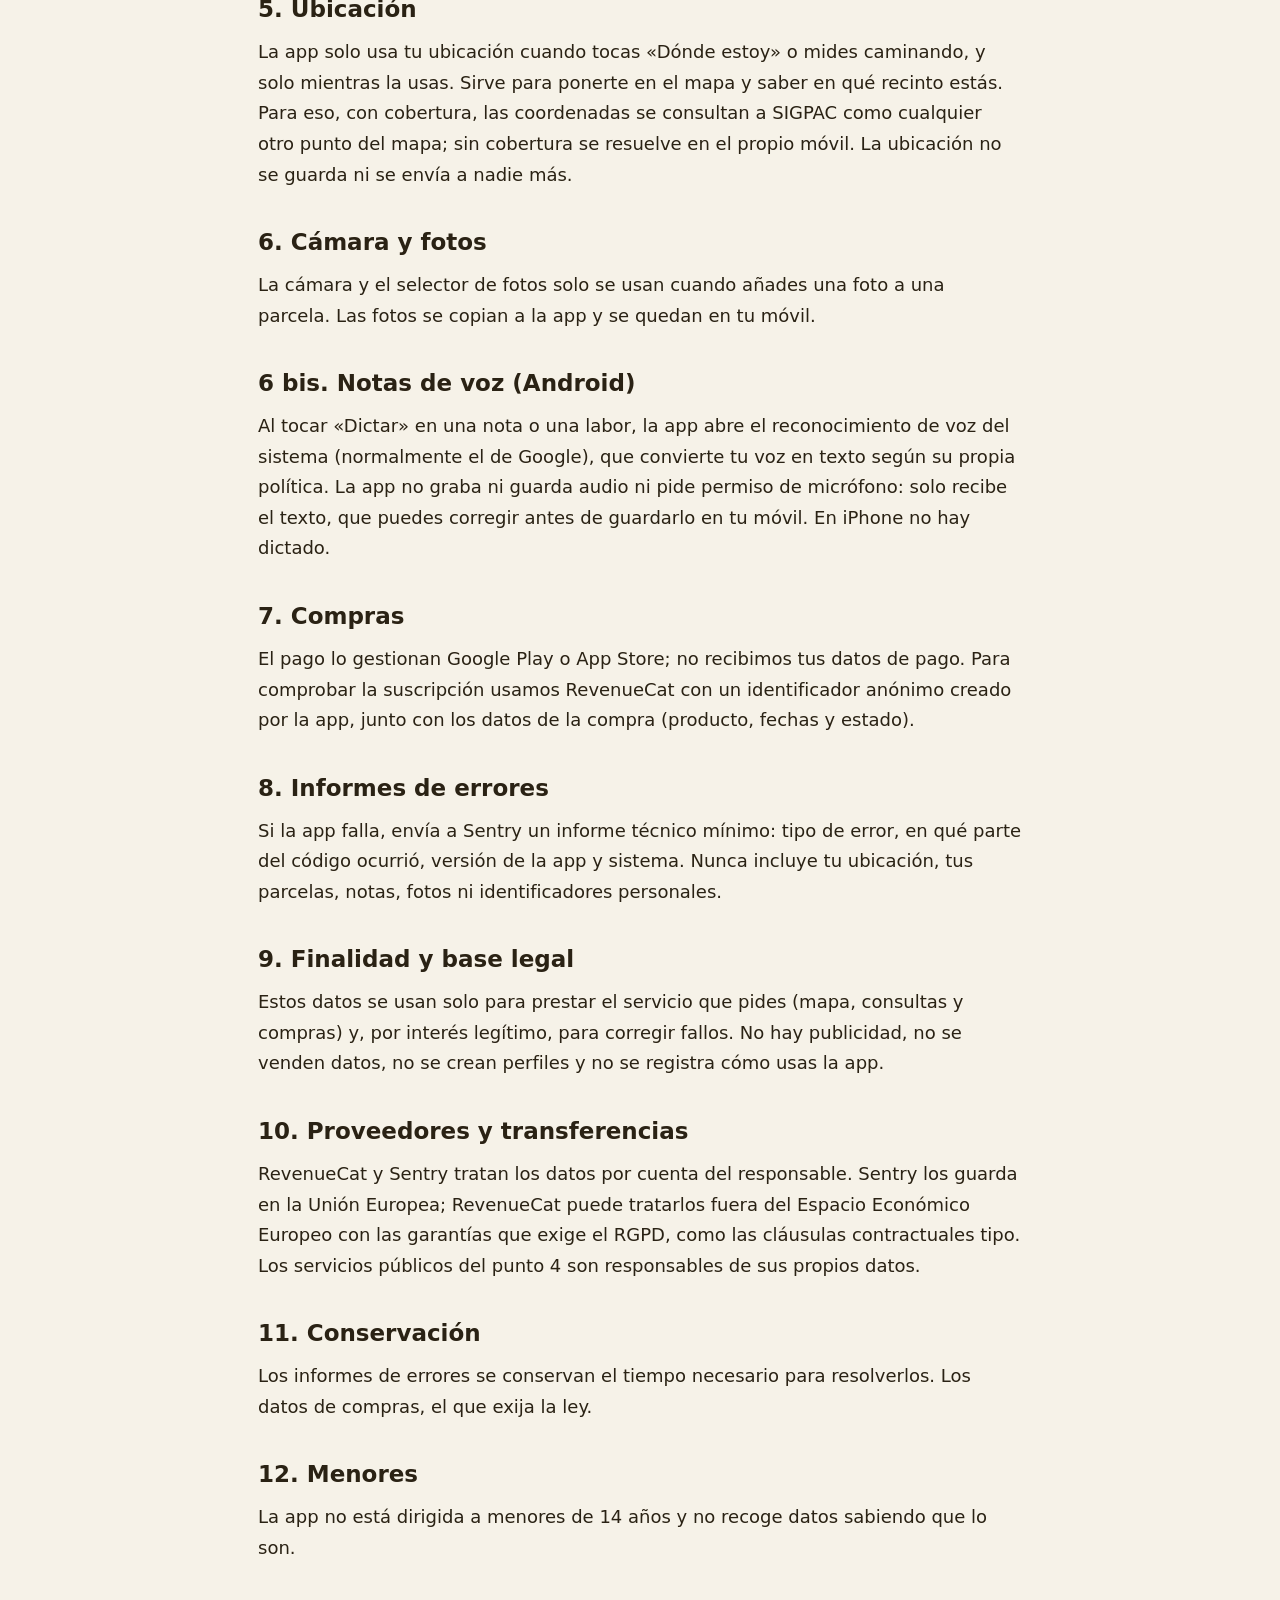
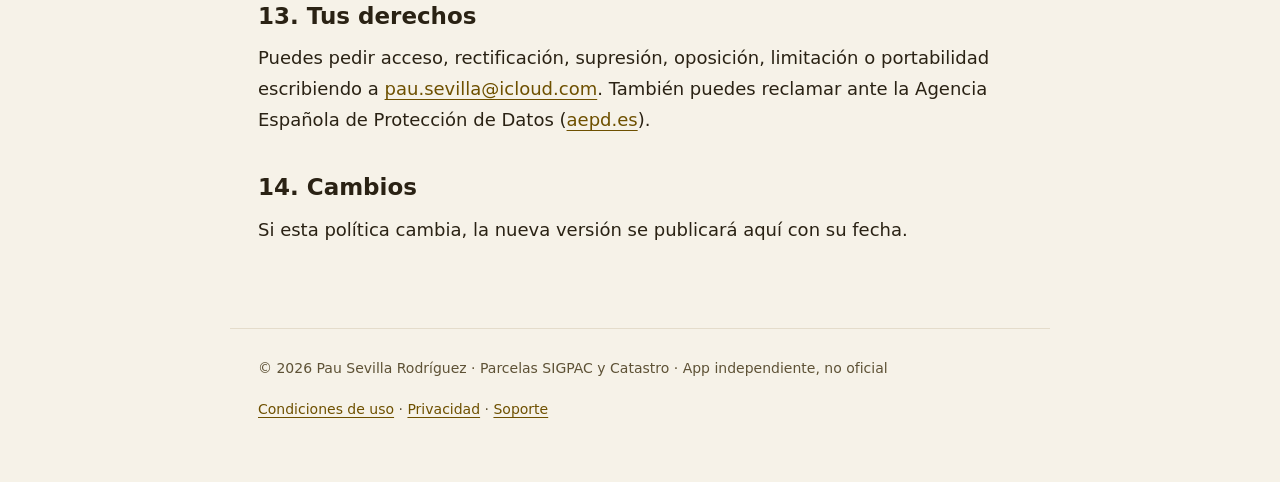
<file: privacidad.html>
<!doctype html>
<html lang="es">
<head>
  <meta charset="utf-8">
  <meta name="viewport" content="width=device-width, initial-scale=1">
  <meta name="description" content="Política de privacidad de Parcelas SIGPAC y Catastro: datos en tu móvil, consultas a servicios públicos, compras, errores y derechos.">
  <title>Política de privacidad · Parcelas SIGPAC y Catastro</title>
  <link rel="stylesheet" href="estilos.css">
</head>
<body>
  <a class="skip" href="#contenido">Ir al contenido</a>
  <header><a class="brand" href="index.html">Parcelas SIGPAC</a><nav aria-label="Secciones"><a href="index.html">La app</a><a href="condiciones.html">Condiciones</a><a href="privacidad.html" aria-current="page">Privacidad</a><a href="soporte/">Soporte</a></nav></header>
  <main id="contenido">
    <p class="eyebrow">Información legal</p>
    <h1>Política de privacidad</h1>
    <p class="date">Actualizado el 7 de octubre de 2026</p>
    <p class="intro">Parcelas SIGPAC y Catastro no pide cuenta, no muestra publicidad y no te rastrea. Tus parcelas, notas, fotos y labores se guardan en tu móvil.</p>

    <h2>1. Responsable</h2>
    <p>El responsable de la app es Pau Sevilla Rodríguez, que la publica en las tiendas con el nombre de desarrollador Impulsit. Para cualquier consulta sobre privacidad escribe a <a href="mailto:pau.sevilla@icloud.com">pau.sevilla@icloud.com</a>.</p>

    <h2>2. Sin cuenta ni registro</h2>
    <p>La app no pide nombre, correo, teléfono ni ningún otro dato para funcionar.</p>

    <h2>3. Datos que se quedan en tu móvil</h2>
    <p>Las parcelas que guardas, sus nombres, colores y grupos, las notas, las fotos, los marcadores, la libreta de labores (con sus costes y quién las hizo), las zonas descargadas para usar sin cobertura y tus preferencias se guardan solo en tu móvil. No se envían a ningún servidor nuestro: no tenemos servidor.</p>
    <p>Si exportas una copia de seguridad o un archivo (KML, Excel, PDF…), lo generas tú y decides dónde guardarlo o con quién compartirlo. Si tienes activada la copia de seguridad de Google en Android, el sistema puede guardar los datos de la app en tu cuenta de Google (sin las fotos); eso lo gestiona Google, no la app.</p>
    <p>Para borrar todo, desinstala la app o borra sus datos desde los ajustes del móvil.</p>

    <h2>4. Consultas a servicios públicos</h2>
    <p>Para enseñarte el mapa y los datos de cada recinto, la app consulta directamente a servicios públicos:</p>
    <ul>
      <li><strong>SIGPAC y FEGA</strong> (Ministerio de Agricultura): recintos, usos, superficies y cultivo declarado.</li>
      <li><strong>Dirección General del Catastro</strong>: referencias catastrales, superficies y la capa del Catastro.</li>
      <li><strong>Instituto Geográfico Nacional</strong>: ortofoto PNOA, mapa base y buscador de direcciones CartoCiudad.</li>
    </ul>
    <p>Esos servicios reciben lo que se consulta (un código de parcela, una referencia catastral, un texto de búsqueda o las coordenadas de la zona del mapa o del punto que tocas) y los datos técnicos de la conexión, como la dirección IP. No reciben tus notas, fotos ni labores.</p>

    <h2>5. Ubicación</h2>
    <p>La app solo usa tu ubicación cuando tocas «Dónde estoy» o mides caminando, y solo mientras la usas. Sirve para ponerte en el mapa y saber en qué recinto estás. Para eso, con cobertura, las coordenadas se consultan a SIGPAC como cualquier otro punto del mapa; sin cobertura se resuelve en el propio móvil. La ubicación no se guarda ni se envía a nadie más.</p>

    <h2>6. Cámara y fotos</h2>
    <p>La cámara y el selector de fotos solo se usan cuando añades una foto a una parcela. Las fotos se copian a la app y se quedan en tu móvil.</p>

    <h2>6 bis. Notas de voz (Android)</h2>
    <p>Al tocar «Dictar» en una nota o una labor, la app abre el reconocimiento de voz del sistema (normalmente el de Google), que convierte tu voz en texto según su propia política. La app no graba ni guarda audio ni pide permiso de micrófono: solo recibe el texto, que puedes corregir antes de guardarlo en tu móvil. En iPhone no hay dictado.</p>

    <h2>7. Compras</h2>
    <p>El pago lo gestionan Google Play o App Store; no recibimos tus datos de pago. Para comprobar la suscripción usamos RevenueCat con un identificador anónimo creado por la app, junto con los datos de la compra (producto, fechas y estado).</p>

    <h2>8. Informes de errores</h2>
    <p>Si la app falla, envía a Sentry un informe técnico mínimo: tipo de error, en qué parte del código ocurrió, versión de la app y sistema. Nunca incluye tu ubicación, tus parcelas, notas, fotos ni identificadores personales.</p>

    <h2>9. Finalidad y base legal</h2>
    <p>Estos datos se usan solo para prestar el servicio que pides (mapa, consultas y compras) y, por interés legítimo, para corregir fallos. No hay publicidad, no se venden datos, no se crean perfiles y no se registra cómo usas la app.</p>

    <h2>10. Proveedores y transferencias</h2>
    <p>RevenueCat y Sentry tratan los datos por cuenta del responsable. Sentry los guarda en la Unión Europea; RevenueCat puede tratarlos fuera del Espacio Económico Europeo con las garantías que exige el RGPD, como las cláusulas contractuales tipo. Los servicios públicos del punto 4 son responsables de sus propios datos.</p>

    <h2>11. Conservación</h2>
    <p>Los informes de errores se conservan el tiempo necesario para resolverlos. Los datos de compras, el que exija la ley.</p>

    <h2>12. Menores</h2>
    <p>La app no está dirigida a menores de 14 años y no recoge datos sabiendo que lo son.</p>

    <h2>13. Tus derechos</h2>
    <p>Puedes pedir acceso, rectificación, supresión, oposición, limitación o portabilidad escribiendo a <a href="mailto:pau.sevilla@icloud.com">pau.sevilla@icloud.com</a>. También puedes reclamar ante la Agencia Española de Protección de Datos (<a href="https://www.aepd.es">aepd.es</a>).</p>

    <h2>14. Cambios</h2>
    <p>Si esta política cambia, la nueva versión se publicará aquí con su fecha.</p>
  </main>
  <footer><p>© 2026 Pau Sevilla Rodríguez · Parcelas SIGPAC y Catastro · App independiente, no oficial</p><p><a href="condiciones.html">Condiciones de uso</a> · <a href="privacidad.html">Privacidad</a> · <a href="soporte/">Soporte</a></p></footer>
</body>
</html>
</file>
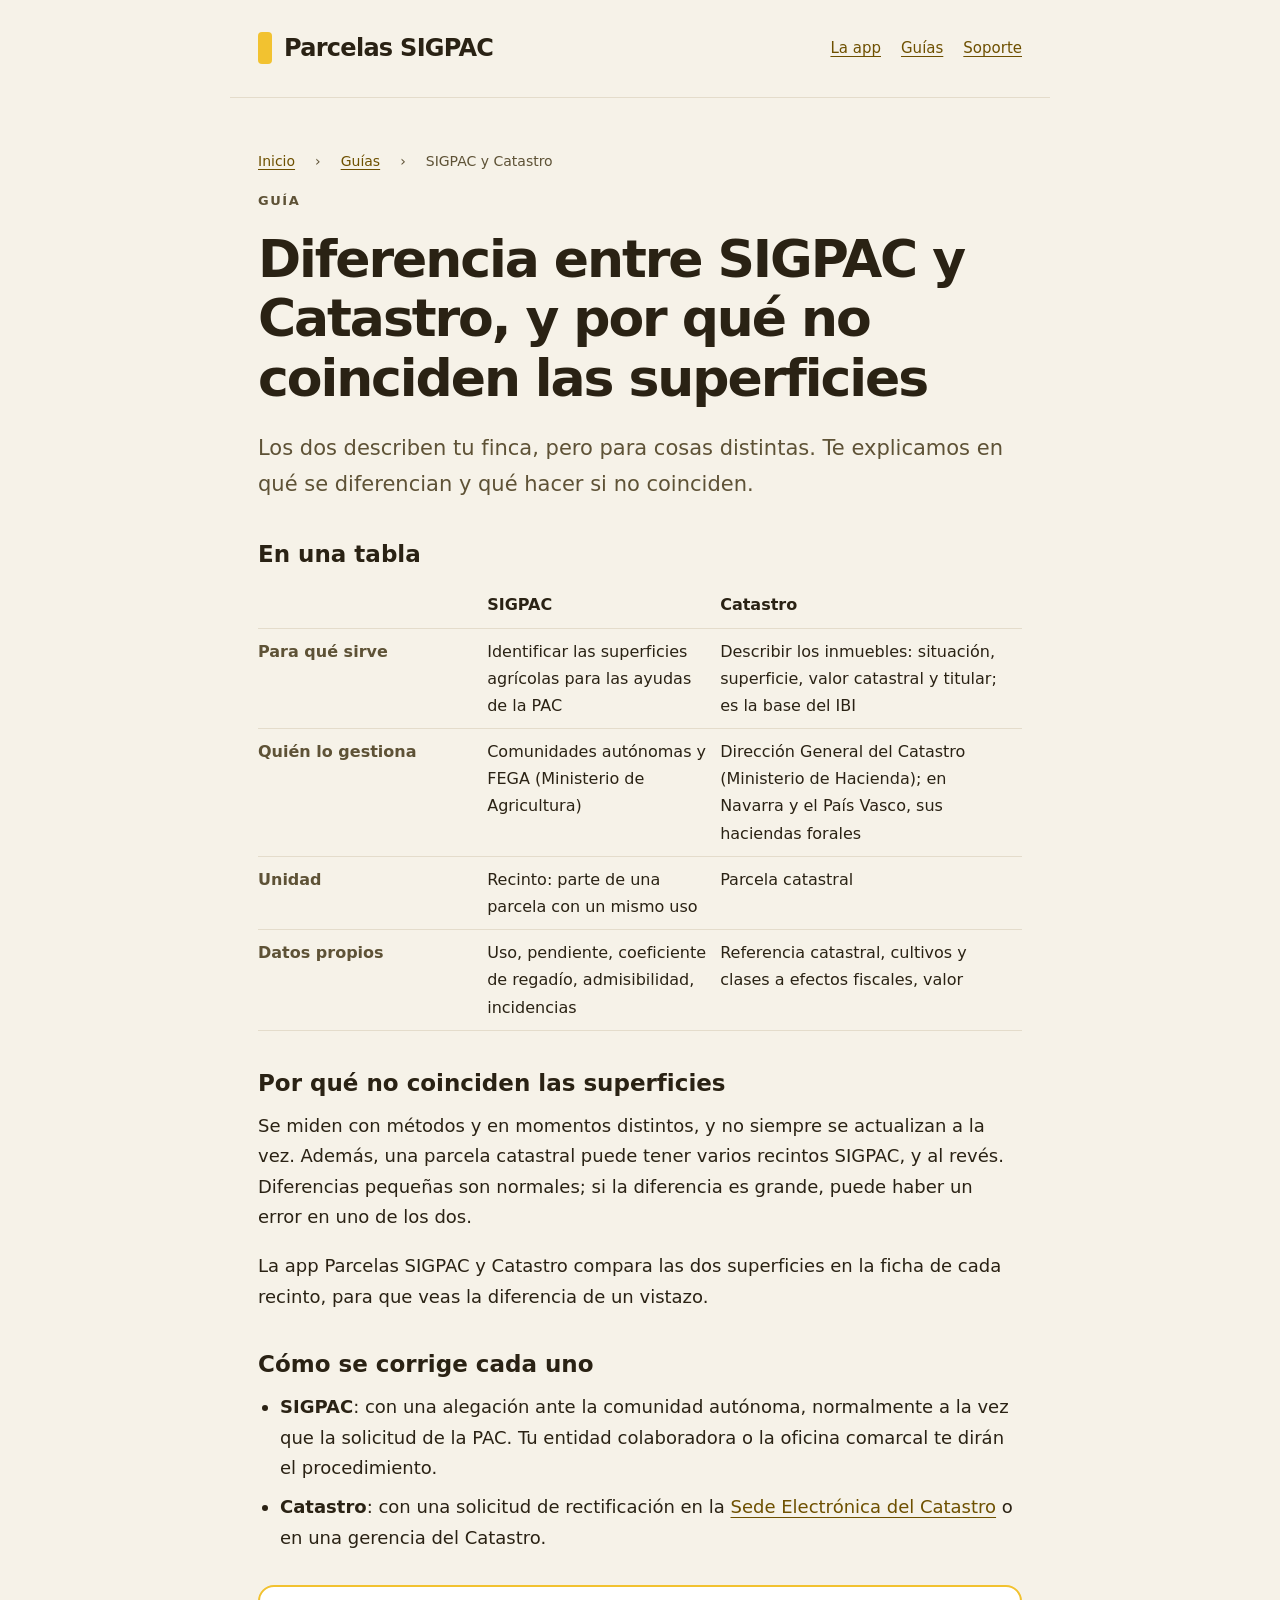
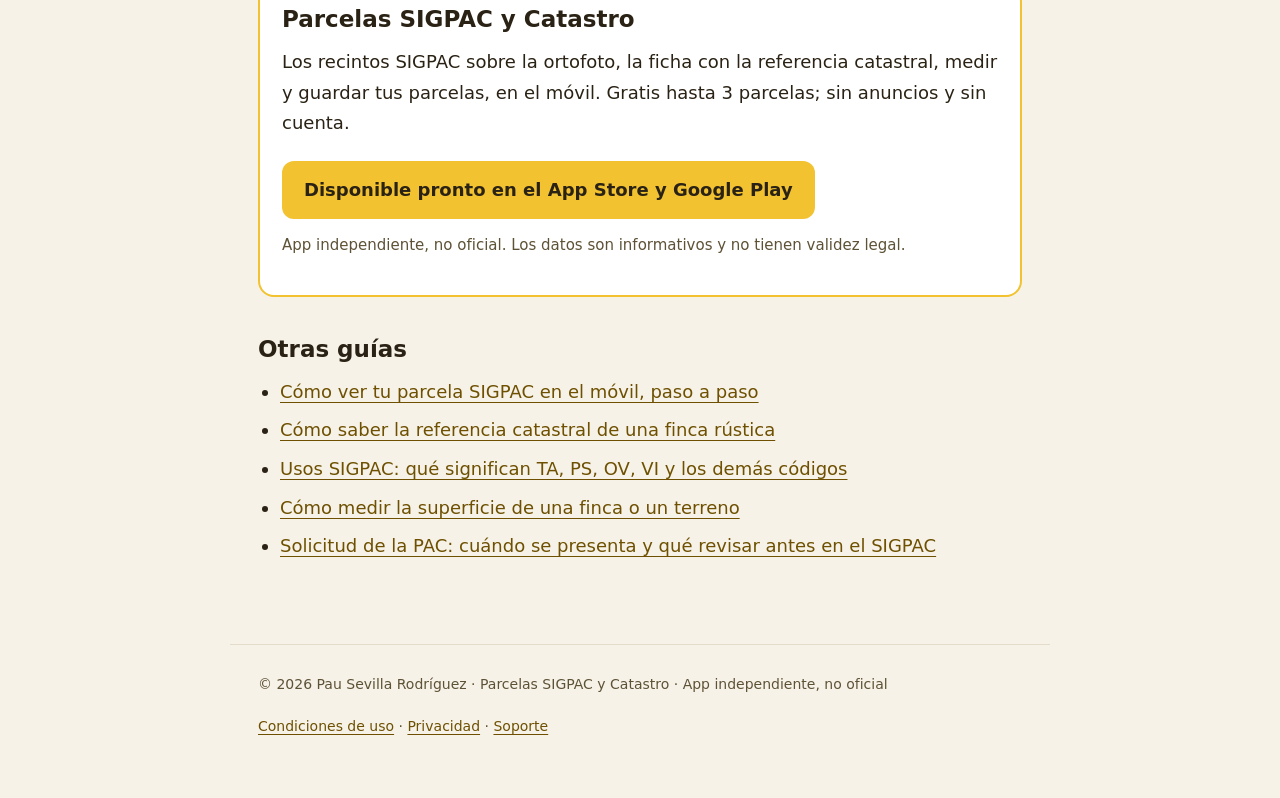
<file: guias/diferencia-sigpac-catastro.html>
<!doctype html>
<html lang="es">
<head>
  <meta charset="utf-8">
  <meta name="viewport" content="width=device-width, initial-scale=1">
  <meta name="description" content="Para qué sirve cada uno, quién los gestiona, por qué la superficie del SIGPAC y la del Catastro no siempre coinciden y cómo se corrige cada uno.">
  <title>Diferencia entre SIGPAC y Catastro, y por qué no coinciden las superficies</title>
  <link rel="canonical" href="https://pausiete7.github.io/parcelas-legal/guias/diferencia-sigpac-catastro.html">
  <meta property="og:type" content="article">
  <meta property="og:site_name" content="Parcelas SIGPAC y Catastro">
  <meta property="og:locale" content="es_ES">
  <meta property="og:title" content="Diferencia entre SIGPAC y Catastro, y por qué no coinciden las superficies">
  <meta property="og:description" content="Para qué sirve cada uno, quién los gestiona, por qué la superficie del SIGPAC y la del Catastro no siempre coinciden y cómo se corrige cada uno.">
  <meta property="og:url" content="https://pausiete7.github.io/parcelas-legal/guias/diferencia-sigpac-catastro.html">
  <meta property="og:image" content="https://pausiete7.github.io/parcelas-legal/og.png">
  <link rel="icon" href="../icono.png">
  <link rel="stylesheet" href="../estilos.css">
  <script type="application/ld+json">{"@context": "https://schema.org", "@type": "BreadcrumbList", "itemListElement": [{"@type": "ListItem", "position": 1, "name": "Inicio", "item": "https://pausiete7.github.io/parcelas-legal/"}, {"@type": "ListItem", "position": 2, "name": "Guías", "item": "https://pausiete7.github.io/parcelas-legal/guias/"}, {"@type": "ListItem", "position": 3, "name": "SIGPAC y Catastro", "item": "https://pausiete7.github.io/parcelas-legal/guias/diferencia-sigpac-catastro.html"}]}</script>
</head>
<body>
  <a class="skip" href="#contenido">Ir al contenido</a>
  <header><a class="brand" href="../index.html">Parcelas SIGPAC</a><nav aria-label="Secciones"><a href="../index.html">La app</a><a href="../guias/">Guías</a><a href="../soporte/">Soporte</a></nav></header>
  <main id="contenido">
    <nav class="migas" aria-label="Ruta"><a href="../index.html">Inicio</a> › <a href="index.html">Guías</a> › <span aria-current="page">SIGPAC y Catastro</span></nav>
    <p class="eyebrow">Guía</p>
    <h1>Diferencia entre SIGPAC y Catastro, y por qué no coinciden las superficies</h1>
    <p class="intro">Los dos describen tu finca, pero para cosas distintas. Te explicamos en qué se diferencian y qué hacer si no coinciden.</p>
    <h2>En una tabla</h2>
      <table class="datos">
        <tr><th scope="row"></th><td><strong>SIGPAC</strong></td><td><strong>Catastro</strong></td></tr>
        <tr><th scope="row">Para qué sirve</th><td>Identificar las superficies agrícolas para las ayudas de la PAC</td><td>Describir los inmuebles: situación, superficie, valor catastral y titular; es la base del IBI</td></tr>
        <tr><th scope="row">Quién lo gestiona</th><td>Comunidades autónomas y FEGA (Ministerio de Agricultura)</td><td>Dirección General del Catastro (Ministerio de Hacienda); en Navarra y el País Vasco, sus haciendas forales</td></tr>
        <tr><th scope="row">Unidad</th><td>Recinto: parte de una parcela con un mismo uso</td><td>Parcela catastral</td></tr>
        <tr><th scope="row">Datos propios</th><td>Uso, pendiente, coeficiente de regadío, admisibilidad, incidencias</td><td>Referencia catastral, cultivos y clases a efectos fiscales, valor</td></tr>
      </table>
    <h2>Por qué no coinciden las superficies</h2>
      <p>Se miden con métodos y en momentos distintos, y no siempre se actualizan a la vez. Además, una parcela catastral puede tener varios recintos SIGPAC, y al revés. Diferencias pequeñas son normales; si la diferencia es grande, puede haber un error en uno de los dos.</p>
      <p>La app Parcelas SIGPAC y Catastro compara las dos superficies en la ficha de cada recinto, para que veas la diferencia de un vistazo.</p>
    <h2>Cómo se corrige cada uno</h2>
      <ul>
        <li><strong>SIGPAC</strong>: con una alegación ante la comunidad autónoma, normalmente a la vez que la solicitud de la PAC. Tu entidad colaboradora o la oficina comarcal te dirán el procedimiento.</li>
        <li><strong>Catastro</strong>: con una solicitud de rectificación en la <a href="https://www.sedecatastro.gob.es" rel="nofollow">Sede Electrónica del Catastro</a> o en una gerencia del Catastro.</li>
      </ul>
    <aside class="caja-app">
      <h2>Parcelas SIGPAC y Catastro</h2>
      <p>Los recintos SIGPAC sobre la ortofoto, la ficha con la referencia catastral, medir y guardar tus parcelas, en el móvil. Gratis hasta 3 parcelas; sin anuncios y sin cuenta.</p>
      <p class="tiendas"><span class="tienda pronto">Disponible pronto en el App Store y Google Play</span></p>
      <p class="nota">App independiente, no oficial. Los datos son informativos y no tienen validez legal.</p>
    </aside>
    <h2>Otras guías</h2>
    <ul>
      <li><a href="ver-parcela-sigpac-movil.html">Cómo ver tu parcela SIGPAC en el móvil, paso a paso</a></li>
      <li><a href="referencia-catastral-finca-rustica.html">Cómo saber la referencia catastral de una finca rústica</a></li>
      <li><a href="usos-sigpac-codigos.html">Usos SIGPAC: qué significan TA, PS, OV, VI y los demás códigos</a></li>
      <li><a href="medir-superficie-finca.html">Cómo medir la superficie de una finca o un terreno</a></li>
      <li><a href="solicitud-pac-plazos-que-revisar.html">Solicitud de la PAC: cuándo se presenta y qué revisar antes en el SIGPAC</a></li>
    </ul>
  </main>
  <footer><p>© 2026 Pau Sevilla Rodríguez · Parcelas SIGPAC y Catastro · App independiente, no oficial</p><p><a href="../condiciones.html">Condiciones de uso</a> · <a href="../privacidad.html">Privacidad</a> · <a href="../soporte/">Soporte</a></p></footer>
</body>
</html>
</file>
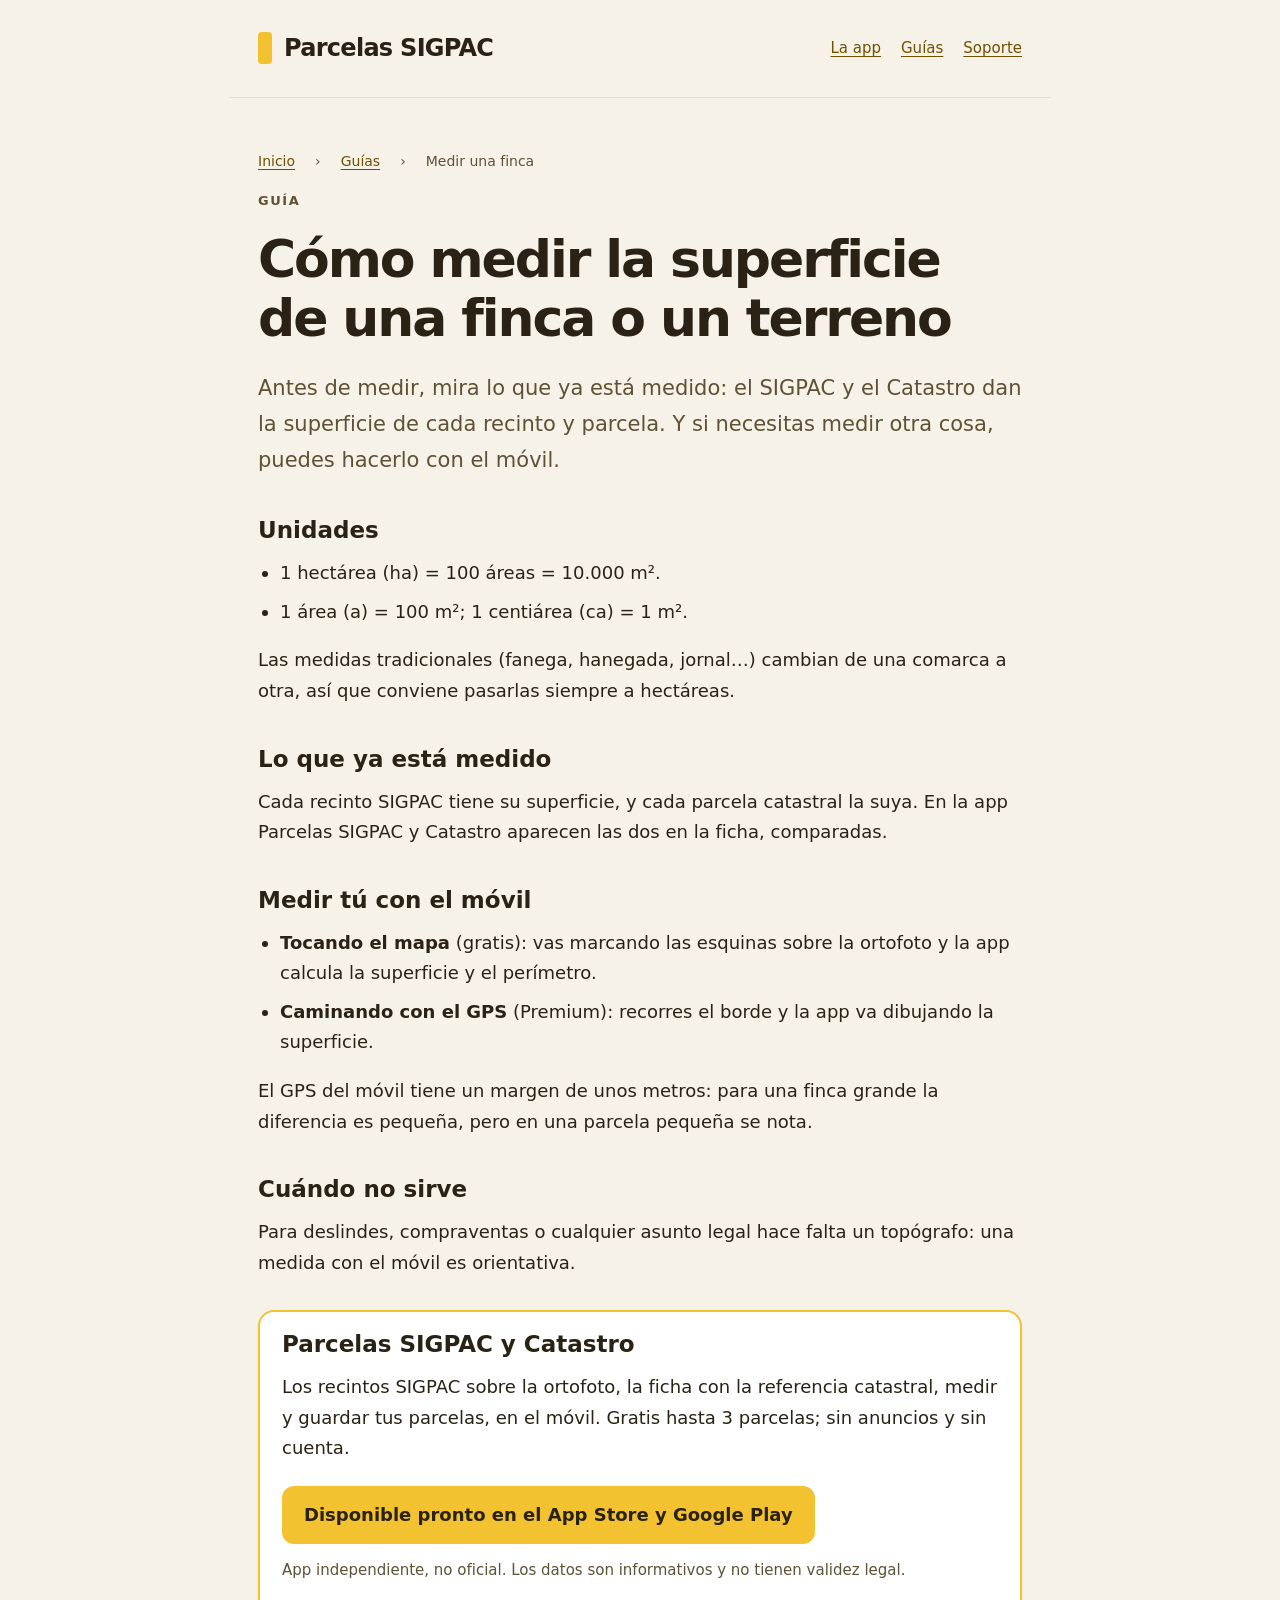
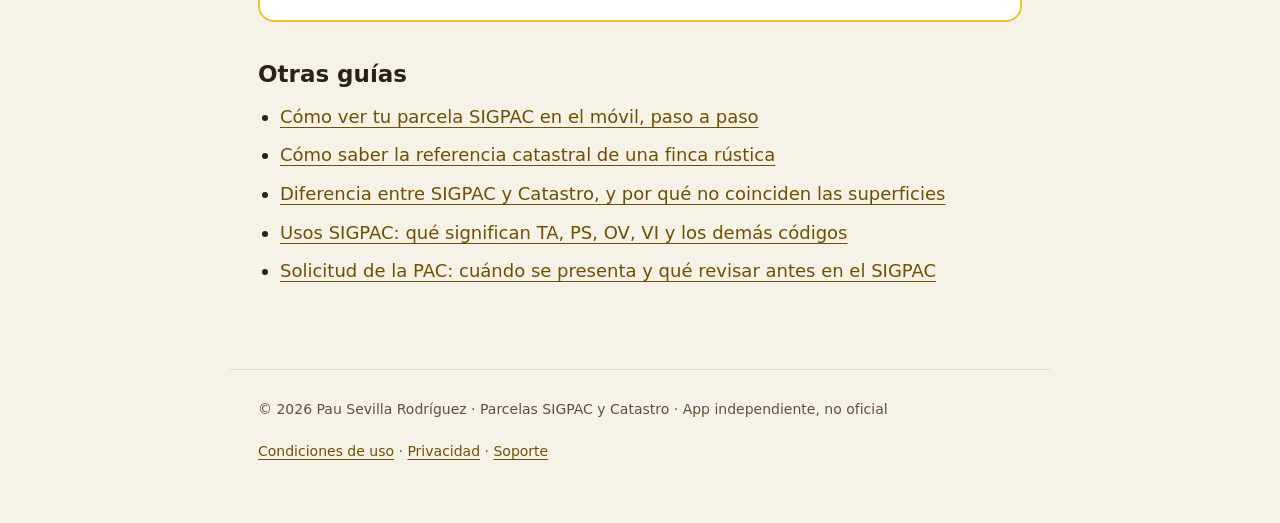
<file: guias/medir-superficie-finca.html>
<!doctype html>
<html lang="es">
<head>
  <meta charset="utf-8">
  <meta name="viewport" content="width=device-width, initial-scale=1">
  <meta name="description" content="Hectáreas, áreas y metros cuadrados; qué superficie da el SIGPAC y cuál el Catastro, y cómo medir tú una finca con el móvil tocando el mapa o caminando con el GPS.">
  <title>Cómo medir la superficie de una finca o un terreno</title>
  <link rel="canonical" href="https://pausiete7.github.io/parcelas-legal/guias/medir-superficie-finca.html">
  <meta property="og:type" content="article">
  <meta property="og:site_name" content="Parcelas SIGPAC y Catastro">
  <meta property="og:locale" content="es_ES">
  <meta property="og:title" content="Cómo medir la superficie de una finca o un terreno">
  <meta property="og:description" content="Hectáreas, áreas y metros cuadrados; qué superficie da el SIGPAC y cuál el Catastro, y cómo medir tú una finca con el móvil tocando el mapa o caminando con el GPS.">
  <meta property="og:url" content="https://pausiete7.github.io/parcelas-legal/guias/medir-superficie-finca.html">
  <meta property="og:image" content="https://pausiete7.github.io/parcelas-legal/og.png">
  <link rel="icon" href="../icono.png">
  <link rel="stylesheet" href="../estilos.css">
  <script type="application/ld+json">{"@context": "https://schema.org", "@type": "BreadcrumbList", "itemListElement": [{"@type": "ListItem", "position": 1, "name": "Inicio", "item": "https://pausiete7.github.io/parcelas-legal/"}, {"@type": "ListItem", "position": 2, "name": "Guías", "item": "https://pausiete7.github.io/parcelas-legal/guias/"}, {"@type": "ListItem", "position": 3, "name": "Medir una finca", "item": "https://pausiete7.github.io/parcelas-legal/guias/medir-superficie-finca.html"}]}</script>
</head>
<body>
  <a class="skip" href="#contenido">Ir al contenido</a>
  <header><a class="brand" href="../index.html">Parcelas SIGPAC</a><nav aria-label="Secciones"><a href="../index.html">La app</a><a href="../guias/">Guías</a><a href="../soporte/">Soporte</a></nav></header>
  <main id="contenido">
    <nav class="migas" aria-label="Ruta"><a href="../index.html">Inicio</a> › <a href="index.html">Guías</a> › <span aria-current="page">Medir una finca</span></nav>
    <p class="eyebrow">Guía</p>
    <h1>Cómo medir la superficie de una finca o un terreno</h1>
    <p class="intro">Antes de medir, mira lo que ya está medido: el SIGPAC y el Catastro dan la superficie de cada recinto y parcela. Y si necesitas medir otra cosa, puedes hacerlo con el móvil.</p>
    <h2>Unidades</h2>
      <ul>
        <li>1 hectárea (ha) = 100 áreas = 10.000 m².</li>
        <li>1 área (a) = 100 m²; 1 centiárea (ca) = 1 m².</li>
      </ul>
      <p>Las medidas tradicionales (fanega, hanegada, jornal…) cambian de una comarca a otra, así que conviene pasarlas siempre a hectáreas.</p>
    <h2>Lo que ya está medido</h2>
      <p>Cada recinto SIGPAC tiene su superficie, y cada parcela catastral la suya. En la app Parcelas SIGPAC y Catastro aparecen las dos en la ficha, comparadas.</p>
    <h2>Medir tú con el móvil</h2>
      <ul>
        <li><strong>Tocando el mapa</strong> (gratis): vas marcando las esquinas sobre la ortofoto y la app calcula la superficie y el perímetro.</li>
        <li><strong>Caminando con el GPS</strong> (Premium): recorres el borde y la app va dibujando la superficie.</li>
      </ul>
      <p>El GPS del móvil tiene un margen de unos metros: para una finca grande la diferencia es pequeña, pero en una parcela pequeña se nota.</p>
    <h2>Cuándo no sirve</h2>
      <p>Para deslindes, compraventas o cualquier asunto legal hace falta un topógrafo: una medida con el móvil es orientativa.</p>
    <aside class="caja-app">
      <h2>Parcelas SIGPAC y Catastro</h2>
      <p>Los recintos SIGPAC sobre la ortofoto, la ficha con la referencia catastral, medir y guardar tus parcelas, en el móvil. Gratis hasta 3 parcelas; sin anuncios y sin cuenta.</p>
      <p class="tiendas"><span class="tienda pronto">Disponible pronto en el App Store y Google Play</span></p>
      <p class="nota">App independiente, no oficial. Los datos son informativos y no tienen validez legal.</p>
    </aside>
    <h2>Otras guías</h2>
    <ul>
      <li><a href="ver-parcela-sigpac-movil.html">Cómo ver tu parcela SIGPAC en el móvil, paso a paso</a></li>
      <li><a href="referencia-catastral-finca-rustica.html">Cómo saber la referencia catastral de una finca rústica</a></li>
      <li><a href="diferencia-sigpac-catastro.html">Diferencia entre SIGPAC y Catastro, y por qué no coinciden las superficies</a></li>
      <li><a href="usos-sigpac-codigos.html">Usos SIGPAC: qué significan TA, PS, OV, VI y los demás códigos</a></li>
      <li><a href="solicitud-pac-plazos-que-revisar.html">Solicitud de la PAC: cuándo se presenta y qué revisar antes en el SIGPAC</a></li>
    </ul>
  </main>
  <footer><p>© 2026 Pau Sevilla Rodríguez · Parcelas SIGPAC y Catastro · App independiente, no oficial</p><p><a href="../condiciones.html">Condiciones de uso</a> · <a href="../privacidad.html">Privacidad</a> · <a href="../soporte/">Soporte</a></p></footer>
</body>
</html>
</file>
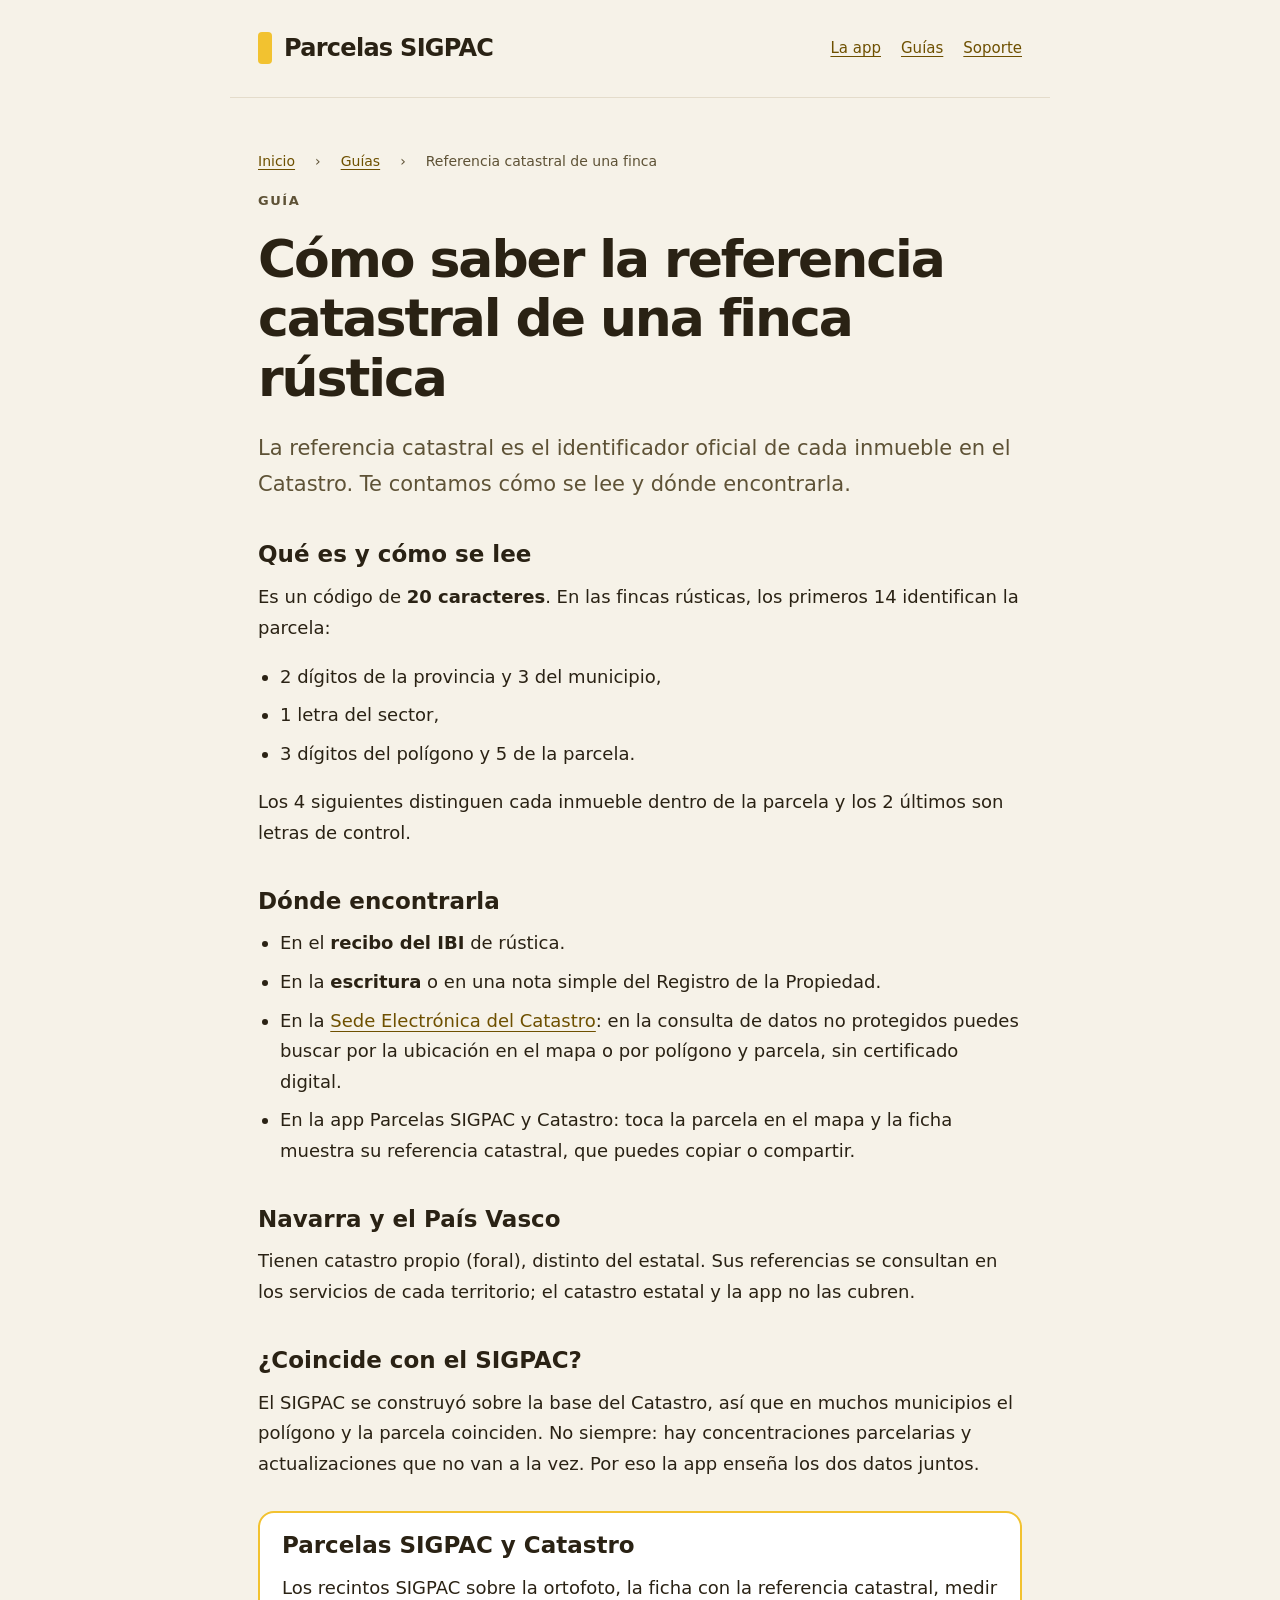
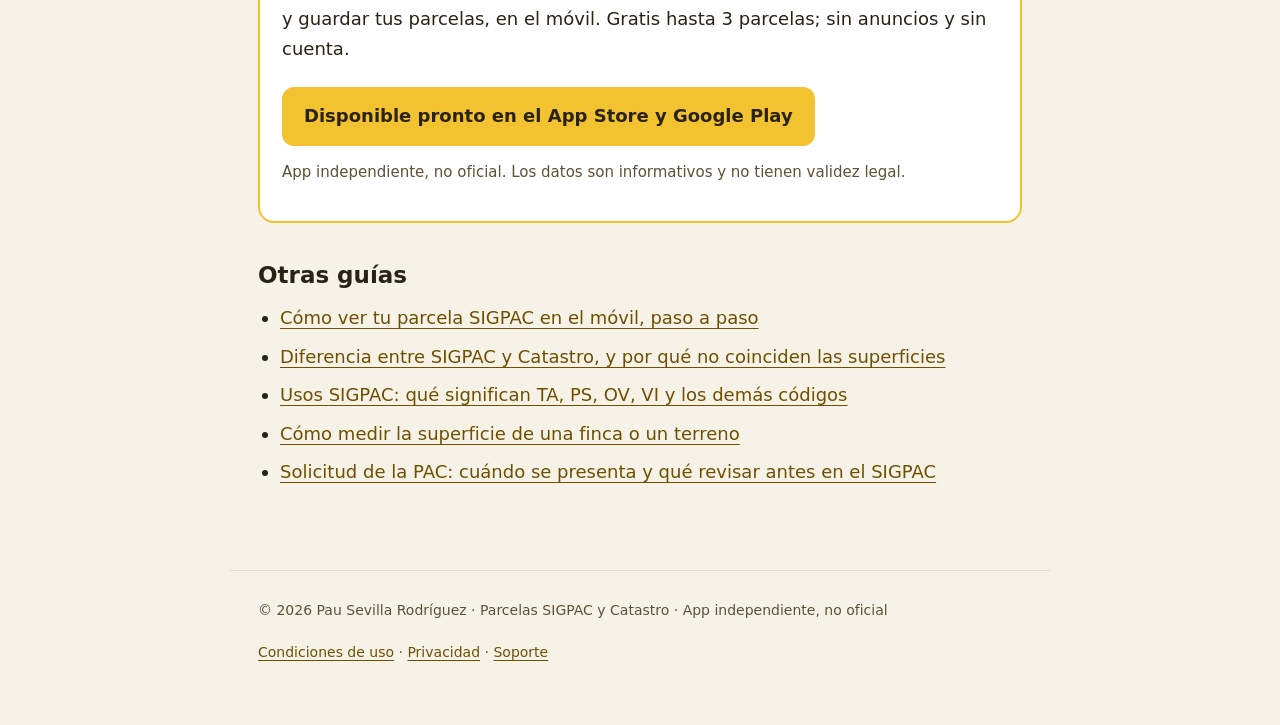
<file: guias/referencia-catastral-finca-rustica.html>
<!doctype html>
<html lang="es">
<head>
  <meta charset="utf-8">
  <meta name="viewport" content="width=device-width, initial-scale=1">
  <meta name="description" content="Qué es la referencia catastral, cómo se lee en una finca rústica y dónde encontrarla: recibo del IBI, escritura, Sede Electrónica del Catastro o tocando la parcela en el mapa.">
  <title>Cómo saber la referencia catastral de una finca rústica</title>
  <link rel="canonical" href="https://pausiete7.github.io/parcelas-legal/guias/referencia-catastral-finca-rustica.html">
  <meta property="og:type" content="article">
  <meta property="og:site_name" content="Parcelas SIGPAC y Catastro">
  <meta property="og:locale" content="es_ES">
  <meta property="og:title" content="Cómo saber la referencia catastral de una finca rústica">
  <meta property="og:description" content="Qué es la referencia catastral, cómo se lee en una finca rústica y dónde encontrarla: recibo del IBI, escritura, Sede Electrónica del Catastro o tocando la parcela en el mapa.">
  <meta property="og:url" content="https://pausiete7.github.io/parcelas-legal/guias/referencia-catastral-finca-rustica.html">
  <meta property="og:image" content="https://pausiete7.github.io/parcelas-legal/og.png">
  <link rel="icon" href="../icono.png">
  <link rel="stylesheet" href="../estilos.css">
  <script type="application/ld+json">{"@context": "https://schema.org", "@type": "BreadcrumbList", "itemListElement": [{"@type": "ListItem", "position": 1, "name": "Inicio", "item": "https://pausiete7.github.io/parcelas-legal/"}, {"@type": "ListItem", "position": 2, "name": "Guías", "item": "https://pausiete7.github.io/parcelas-legal/guias/"}, {"@type": "ListItem", "position": 3, "name": "Referencia catastral de una finca", "item": "https://pausiete7.github.io/parcelas-legal/guias/referencia-catastral-finca-rustica.html"}]}</script>
</head>
<body>
  <a class="skip" href="#contenido">Ir al contenido</a>
  <header><a class="brand" href="../index.html">Parcelas SIGPAC</a><nav aria-label="Secciones"><a href="../index.html">La app</a><a href="../guias/">Guías</a><a href="../soporte/">Soporte</a></nav></header>
  <main id="contenido">
    <nav class="migas" aria-label="Ruta"><a href="../index.html">Inicio</a> › <a href="index.html">Guías</a> › <span aria-current="page">Referencia catastral de una finca</span></nav>
    <p class="eyebrow">Guía</p>
    <h1>Cómo saber la referencia catastral de una finca rústica</h1>
    <p class="intro">La referencia catastral es el identificador oficial de cada inmueble en el Catastro. Te contamos cómo se lee y dónde encontrarla.</p>
    <h2>Qué es y cómo se lee</h2>
      <p>Es un código de <strong>20 caracteres</strong>. En las fincas rústicas, los primeros 14 identifican la parcela:</p>
      <ul>
        <li>2 dígitos de la provincia y 3 del municipio,</li>
        <li>1 letra del sector,</li>
        <li>3 dígitos del polígono y 5 de la parcela.</li>
      </ul>
      <p>Los 4 siguientes distinguen cada inmueble dentro de la parcela y los 2 últimos son letras de control.</p>
    <h2>Dónde encontrarla</h2>
      <ul>
        <li>En el <strong>recibo del IBI</strong> de rústica.</li>
        <li>En la <strong>escritura</strong> o en una nota simple del Registro de la Propiedad.</li>
        <li>En la <a href="https://www.sedecatastro.gob.es" rel="nofollow">Sede Electrónica del Catastro</a>: en la consulta de datos no protegidos puedes buscar por la ubicación en el mapa o por polígono y parcela, sin certificado digital.</li>
        <li>En la app Parcelas SIGPAC y Catastro: toca la parcela en el mapa y la ficha muestra su referencia catastral, que puedes copiar o compartir.</li>
      </ul>
    <h2>Navarra y el País Vasco</h2>
      <p>Tienen catastro propio (foral), distinto del estatal. Sus referencias se consultan en los servicios de cada territorio; el catastro estatal y la app no las cubren.</p>
    <h2>¿Coincide con el SIGPAC?</h2>
      <p>El SIGPAC se construyó sobre la base del Catastro, así que en muchos municipios el polígono y la parcela coinciden. No siempre: hay concentraciones parcelarias y actualizaciones que no van a la vez. Por eso la app enseña los dos datos juntos.</p>
    <aside class="caja-app">
      <h2>Parcelas SIGPAC y Catastro</h2>
      <p>Los recintos SIGPAC sobre la ortofoto, la ficha con la referencia catastral, medir y guardar tus parcelas, en el móvil. Gratis hasta 3 parcelas; sin anuncios y sin cuenta.</p>
      <p class="tiendas"><span class="tienda pronto">Disponible pronto en el App Store y Google Play</span></p>
      <p class="nota">App independiente, no oficial. Los datos son informativos y no tienen validez legal.</p>
    </aside>
    <h2>Otras guías</h2>
    <ul>
      <li><a href="ver-parcela-sigpac-movil.html">Cómo ver tu parcela SIGPAC en el móvil, paso a paso</a></li>
      <li><a href="diferencia-sigpac-catastro.html">Diferencia entre SIGPAC y Catastro, y por qué no coinciden las superficies</a></li>
      <li><a href="usos-sigpac-codigos.html">Usos SIGPAC: qué significan TA, PS, OV, VI y los demás códigos</a></li>
      <li><a href="medir-superficie-finca.html">Cómo medir la superficie de una finca o un terreno</a></li>
      <li><a href="solicitud-pac-plazos-que-revisar.html">Solicitud de la PAC: cuándo se presenta y qué revisar antes en el SIGPAC</a></li>
    </ul>
  </main>
  <footer><p>© 2026 Pau Sevilla Rodríguez · Parcelas SIGPAC y Catastro · App independiente, no oficial</p><p><a href="../condiciones.html">Condiciones de uso</a> · <a href="../privacidad.html">Privacidad</a> · <a href="../soporte/">Soporte</a></p></footer>
</body>
</html>
</file>
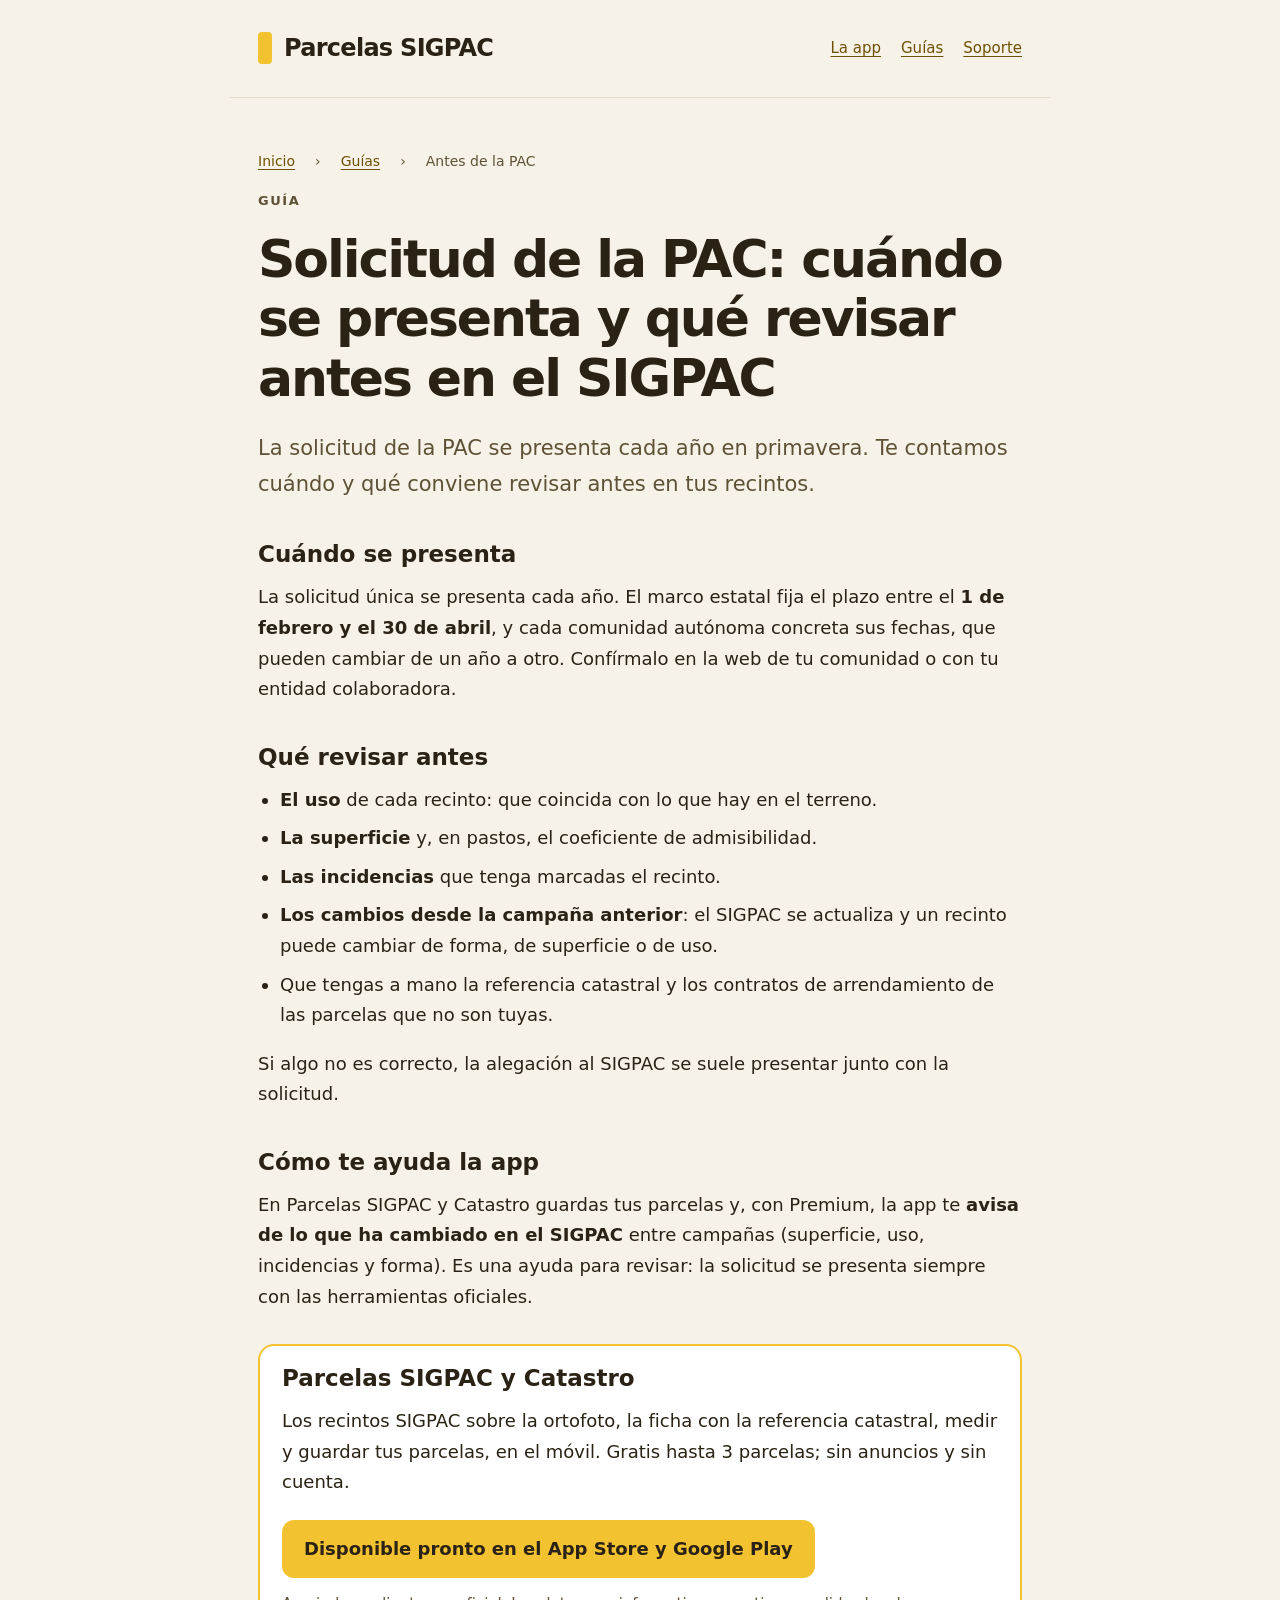
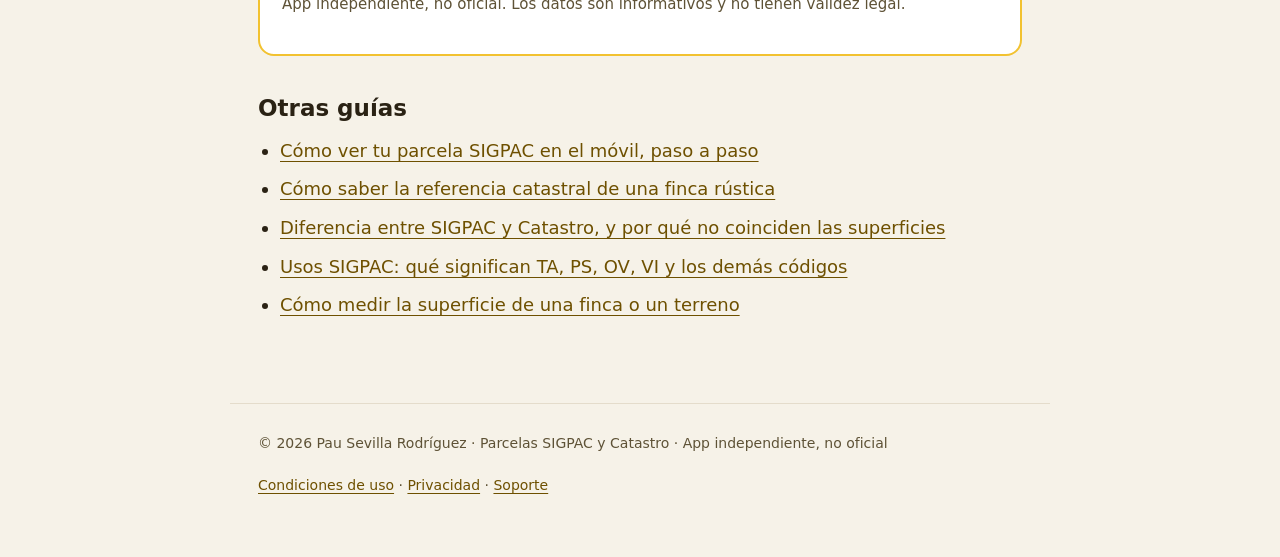
<file: guias/solicitud-pac-plazos-que-revisar.html>
<!doctype html>
<html lang="es">
<head>
  <meta charset="utf-8">
  <meta name="viewport" content="width=device-width, initial-scale=1">
  <meta name="description" content="En qué época se presenta la solicitud única de la PAC y qué conviene revisar antes en tus recintos SIGPAC: uso, superficie, incidencias y cambios respecto a la campaña anterior.">
  <title>Solicitud de la PAC: cuándo se presenta y qué revisar antes en el SIGPAC</title>
  <link rel="canonical" href="https://pausiete7.github.io/parcelas-legal/guias/solicitud-pac-plazos-que-revisar.html">
  <meta property="og:type" content="article">
  <meta property="og:site_name" content="Parcelas SIGPAC y Catastro">
  <meta property="og:locale" content="es_ES">
  <meta property="og:title" content="Solicitud de la PAC: cuándo se presenta y qué revisar antes en el SIGPAC">
  <meta property="og:description" content="En qué época se presenta la solicitud única de la PAC y qué conviene revisar antes en tus recintos SIGPAC: uso, superficie, incidencias y cambios respecto a la campaña anterior.">
  <meta property="og:url" content="https://pausiete7.github.io/parcelas-legal/guias/solicitud-pac-plazos-que-revisar.html">
  <meta property="og:image" content="https://pausiete7.github.io/parcelas-legal/og.png">
  <link rel="icon" href="../icono.png">
  <link rel="stylesheet" href="../estilos.css">
  <script type="application/ld+json">{"@context": "https://schema.org", "@type": "BreadcrumbList", "itemListElement": [{"@type": "ListItem", "position": 1, "name": "Inicio", "item": "https://pausiete7.github.io/parcelas-legal/"}, {"@type": "ListItem", "position": 2, "name": "Guías", "item": "https://pausiete7.github.io/parcelas-legal/guias/"}, {"@type": "ListItem", "position": 3, "name": "Antes de la PAC", "item": "https://pausiete7.github.io/parcelas-legal/guias/solicitud-pac-plazos-que-revisar.html"}]}</script>
</head>
<body>
  <a class="skip" href="#contenido">Ir al contenido</a>
  <header><a class="brand" href="../index.html">Parcelas SIGPAC</a><nav aria-label="Secciones"><a href="../index.html">La app</a><a href="../guias/">Guías</a><a href="../soporte/">Soporte</a></nav></header>
  <main id="contenido">
    <nav class="migas" aria-label="Ruta"><a href="../index.html">Inicio</a> › <a href="index.html">Guías</a> › <span aria-current="page">Antes de la PAC</span></nav>
    <p class="eyebrow">Guía</p>
    <h1>Solicitud de la PAC: cuándo se presenta y qué revisar antes en el SIGPAC</h1>
    <p class="intro">La solicitud de la PAC se presenta cada año en primavera. Te contamos cuándo y qué conviene revisar antes en tus recintos.</p>
    <h2>Cuándo se presenta</h2>
      <p>La solicitud única se presenta cada año. El marco estatal fija el plazo entre el <strong>1 de febrero y el 30 de abril</strong>, y cada comunidad autónoma concreta sus fechas, que pueden cambiar de un año a otro. Confírmalo en la web de tu comunidad o con tu entidad colaboradora.</p>
    <h2>Qué revisar antes</h2>
      <ul>
        <li><strong>El uso</strong> de cada recinto: que coincida con lo que hay en el terreno.</li>
        <li><strong>La superficie</strong> y, en pastos, el coeficiente de admisibilidad.</li>
        <li><strong>Las incidencias</strong> que tenga marcadas el recinto.</li>
        <li><strong>Los cambios desde la campaña anterior</strong>: el SIGPAC se actualiza y un recinto puede cambiar de forma, de superficie o de uso.</li>
        <li>Que tengas a mano la referencia catastral y los contratos de arrendamiento de las parcelas que no son tuyas.</li>
      </ul>
      <p>Si algo no es correcto, la alegación al SIGPAC se suele presentar junto con la solicitud.</p>
    <h2>Cómo te ayuda la app</h2>
      <p>En Parcelas SIGPAC y Catastro guardas tus parcelas y, con Premium, la app te <strong>avisa de lo que ha cambiado en el SIGPAC</strong> entre campañas (superficie, uso, incidencias y forma). Es una ayuda para revisar: la solicitud se presenta siempre con las herramientas oficiales.</p>
    <aside class="caja-app">
      <h2>Parcelas SIGPAC y Catastro</h2>
      <p>Los recintos SIGPAC sobre la ortofoto, la ficha con la referencia catastral, medir y guardar tus parcelas, en el móvil. Gratis hasta 3 parcelas; sin anuncios y sin cuenta.</p>
      <p class="tiendas"><span class="tienda pronto">Disponible pronto en el App Store y Google Play</span></p>
      <p class="nota">App independiente, no oficial. Los datos son informativos y no tienen validez legal.</p>
    </aside>
    <h2>Otras guías</h2>
    <ul>
      <li><a href="ver-parcela-sigpac-movil.html">Cómo ver tu parcela SIGPAC en el móvil, paso a paso</a></li>
      <li><a href="referencia-catastral-finca-rustica.html">Cómo saber la referencia catastral de una finca rústica</a></li>
      <li><a href="diferencia-sigpac-catastro.html">Diferencia entre SIGPAC y Catastro, y por qué no coinciden las superficies</a></li>
      <li><a href="usos-sigpac-codigos.html">Usos SIGPAC: qué significan TA, PS, OV, VI y los demás códigos</a></li>
      <li><a href="medir-superficie-finca.html">Cómo medir la superficie de una finca o un terreno</a></li>
    </ul>
  </main>
  <footer><p>© 2026 Pau Sevilla Rodríguez · Parcelas SIGPAC y Catastro · App independiente, no oficial</p><p><a href="../condiciones.html">Condiciones de uso</a> · <a href="../privacidad.html">Privacidad</a> · <a href="../soporte/">Soporte</a></p></footer>
</body>
</html>
</file>
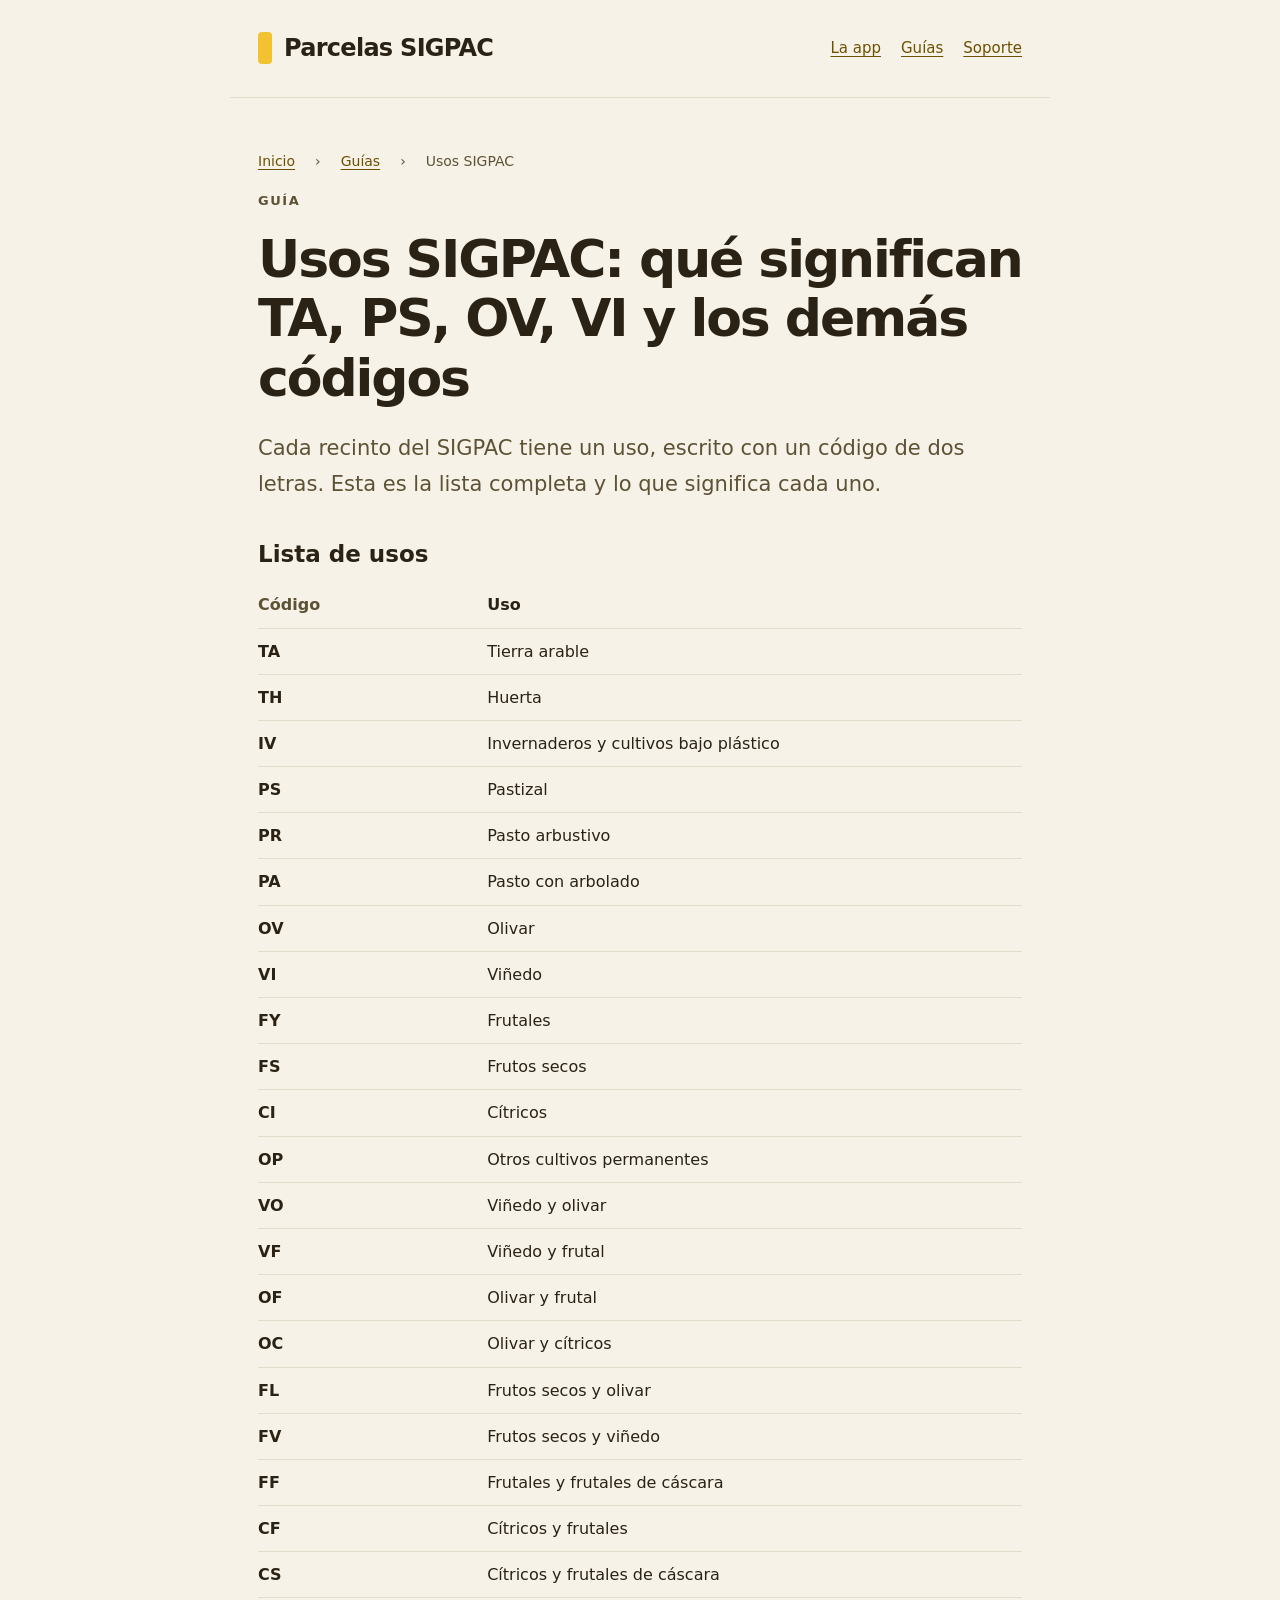
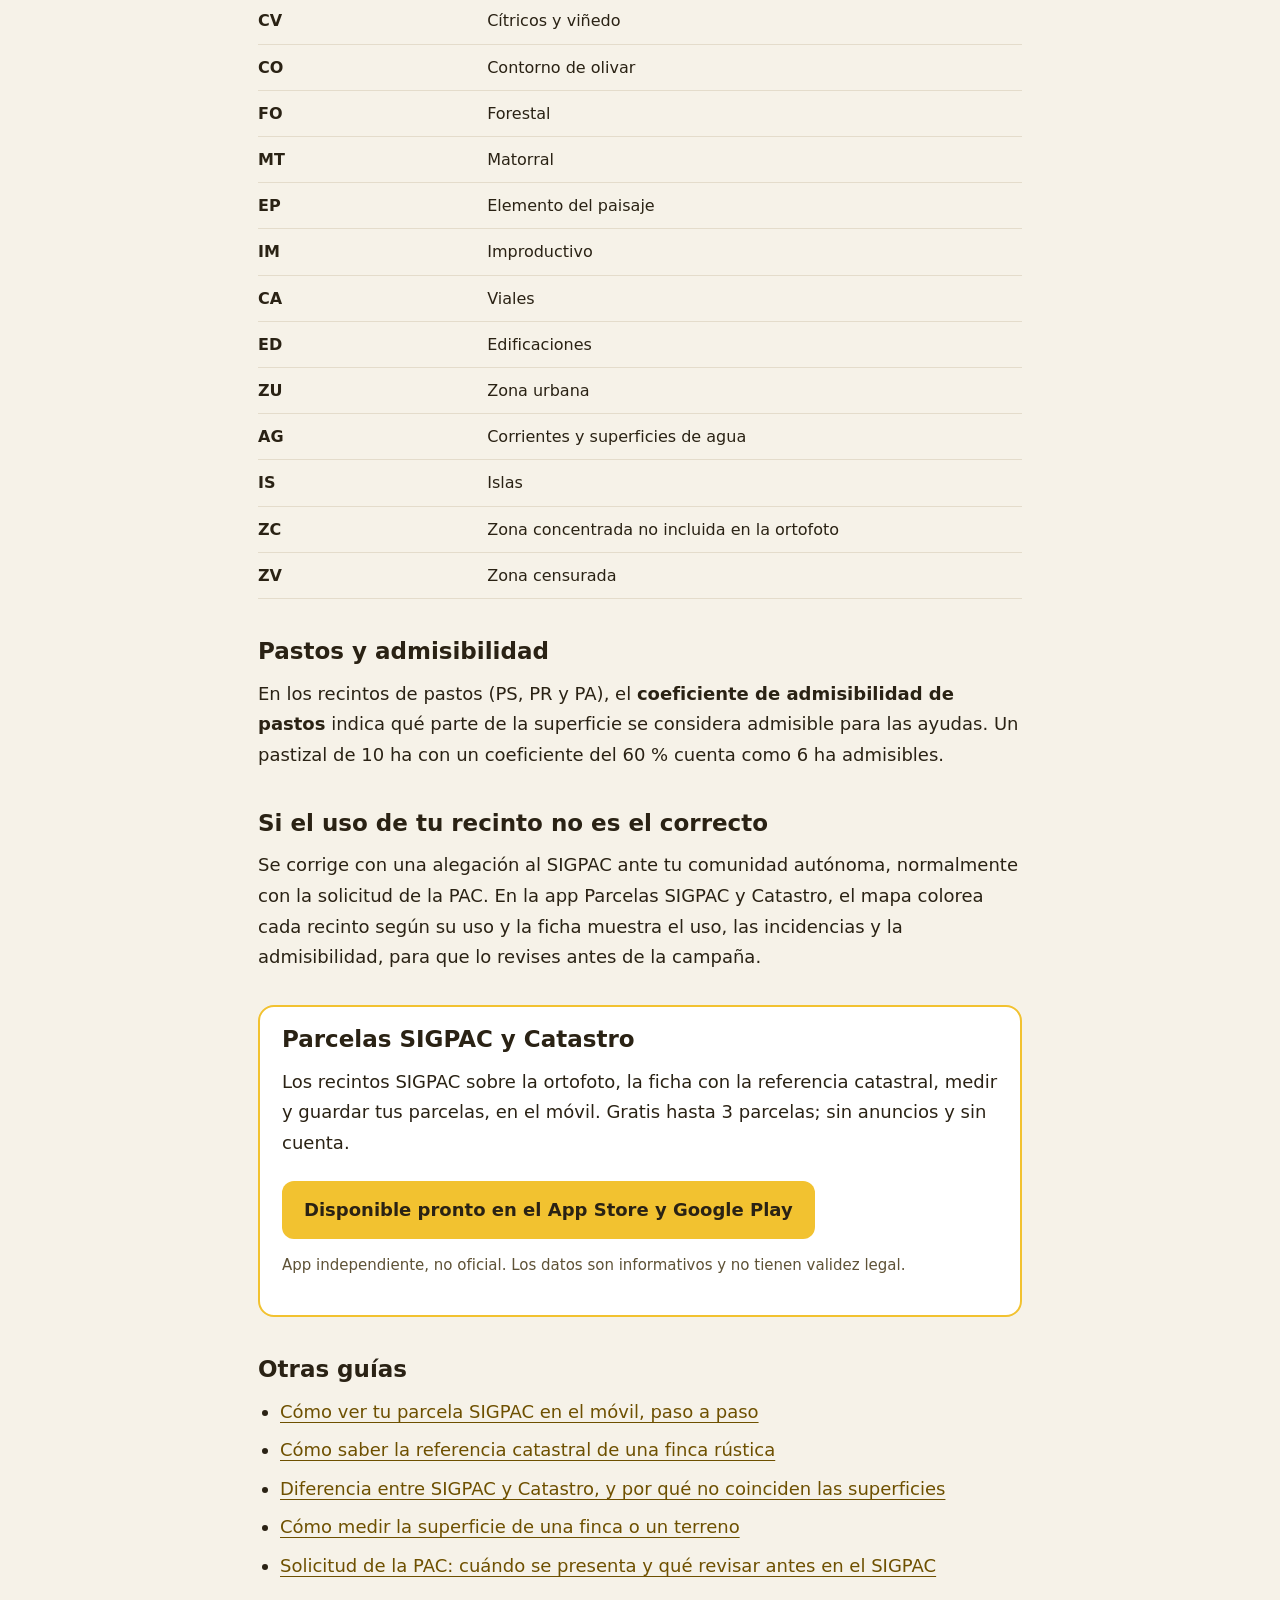
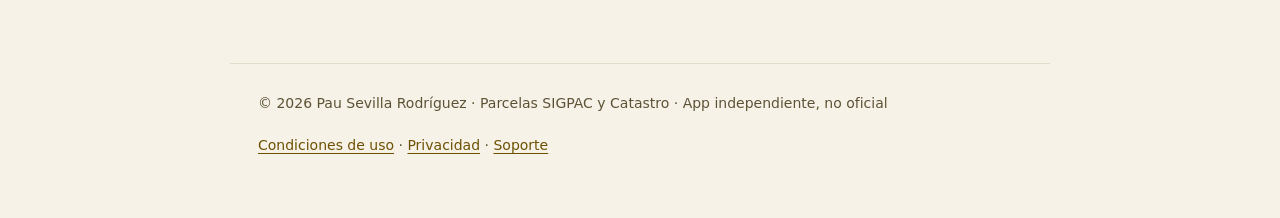
<file: guias/usos-sigpac-codigos.html>
<!doctype html>
<html lang="es">
<head>
  <meta charset="utf-8">
  <meta name="viewport" content="width=device-width, initial-scale=1">
  <meta name="description" content="Lista de los usos del SIGPAC con su significado: tierra arable (TA), pastizal (PS), olivar (OV), viñedo (VI), forestal (FO) y el resto de códigos de los recintos.">
  <title>Usos SIGPAC: qué significan TA, PS, OV, VI y los demás códigos</title>
  <link rel="canonical" href="https://pausiete7.github.io/parcelas-legal/guias/usos-sigpac-codigos.html">
  <meta property="og:type" content="article">
  <meta property="og:site_name" content="Parcelas SIGPAC y Catastro">
  <meta property="og:locale" content="es_ES">
  <meta property="og:title" content="Usos SIGPAC: qué significan TA, PS, OV, VI y los demás códigos">
  <meta property="og:description" content="Lista de los usos del SIGPAC con su significado: tierra arable (TA), pastizal (PS), olivar (OV), viñedo (VI), forestal (FO) y el resto de códigos de los recintos.">
  <meta property="og:url" content="https://pausiete7.github.io/parcelas-legal/guias/usos-sigpac-codigos.html">
  <meta property="og:image" content="https://pausiete7.github.io/parcelas-legal/og.png">
  <link rel="icon" href="../icono.png">
  <link rel="stylesheet" href="../estilos.css">
  <script type="application/ld+json">{"@context": "https://schema.org", "@type": "BreadcrumbList", "itemListElement": [{"@type": "ListItem", "position": 1, "name": "Inicio", "item": "https://pausiete7.github.io/parcelas-legal/"}, {"@type": "ListItem", "position": 2, "name": "Guías", "item": "https://pausiete7.github.io/parcelas-legal/guias/"}, {"@type": "ListItem", "position": 3, "name": "Usos SIGPAC", "item": "https://pausiete7.github.io/parcelas-legal/guias/usos-sigpac-codigos.html"}]}</script>
</head>
<body>
  <a class="skip" href="#contenido">Ir al contenido</a>
  <header><a class="brand" href="../index.html">Parcelas SIGPAC</a><nav aria-label="Secciones"><a href="../index.html">La app</a><a href="../guias/">Guías</a><a href="../soporte/">Soporte</a></nav></header>
  <main id="contenido">
    <nav class="migas" aria-label="Ruta"><a href="../index.html">Inicio</a> › <a href="index.html">Guías</a> › <span aria-current="page">Usos SIGPAC</span></nav>
    <p class="eyebrow">Guía</p>
    <h1>Usos SIGPAC: qué significan TA, PS, OV, VI y los demás códigos</h1>
    <p class="intro">Cada recinto del SIGPAC tiene un uso, escrito con un código de dos letras. Esta es la lista completa y lo que significa cada uno.</p>
    <h2>Lista de usos</h2>
      <table class="datos">
        <tr><th scope="row">Código</th><td><strong>Uso</strong></td></tr>
        <tr><td><strong>TA</strong></td><td>Tierra arable</td></tr>
        <tr><td><strong>TH</strong></td><td>Huerta</td></tr>
        <tr><td><strong>IV</strong></td><td>Invernaderos y cultivos bajo plástico</td></tr>
        <tr><td><strong>PS</strong></td><td>Pastizal</td></tr>
        <tr><td><strong>PR</strong></td><td>Pasto arbustivo</td></tr>
        <tr><td><strong>PA</strong></td><td>Pasto con arbolado</td></tr>
        <tr><td><strong>OV</strong></td><td>Olivar</td></tr>
        <tr><td><strong>VI</strong></td><td>Viñedo</td></tr>
        <tr><td><strong>FY</strong></td><td>Frutales</td></tr>
        <tr><td><strong>FS</strong></td><td>Frutos secos</td></tr>
        <tr><td><strong>CI</strong></td><td>Cítricos</td></tr>
        <tr><td><strong>OP</strong></td><td>Otros cultivos permanentes</td></tr>
        <tr><td><strong>VO</strong></td><td>Viñedo y olivar</td></tr>
        <tr><td><strong>VF</strong></td><td>Viñedo y frutal</td></tr>
        <tr><td><strong>OF</strong></td><td>Olivar y frutal</td></tr>
        <tr><td><strong>OC</strong></td><td>Olivar y cítricos</td></tr>
        <tr><td><strong>FL</strong></td><td>Frutos secos y olivar</td></tr>
        <tr><td><strong>FV</strong></td><td>Frutos secos y viñedo</td></tr>
        <tr><td><strong>FF</strong></td><td>Frutales y frutales de cáscara</td></tr>
        <tr><td><strong>CF</strong></td><td>Cítricos y frutales</td></tr>
        <tr><td><strong>CS</strong></td><td>Cítricos y frutales de cáscara</td></tr>
        <tr><td><strong>CV</strong></td><td>Cítricos y viñedo</td></tr>
        <tr><td><strong>CO</strong></td><td>Contorno de olivar</td></tr>
        <tr><td><strong>FO</strong></td><td>Forestal</td></tr>
        <tr><td><strong>MT</strong></td><td>Matorral</td></tr>
        <tr><td><strong>EP</strong></td><td>Elemento del paisaje</td></tr>
        <tr><td><strong>IM</strong></td><td>Improductivo</td></tr>
        <tr><td><strong>CA</strong></td><td>Viales</td></tr>
        <tr><td><strong>ED</strong></td><td>Edificaciones</td></tr>
        <tr><td><strong>ZU</strong></td><td>Zona urbana</td></tr>
        <tr><td><strong>AG</strong></td><td>Corrientes y superficies de agua</td></tr>
        <tr><td><strong>IS</strong></td><td>Islas</td></tr>
        <tr><td><strong>ZC</strong></td><td>Zona concentrada no incluida en la ortofoto</td></tr>
        <tr><td><strong>ZV</strong></td><td>Zona censurada</td></tr>
      </table>
    <h2>Pastos y admisibilidad</h2>
      <p>En los recintos de pastos (PS, PR y PA), el <strong>coeficiente de admisibilidad de pastos</strong> indica qué parte de la superficie se considera admisible para las ayudas. Un pastizal de 10 ha con un coeficiente del 60 % cuenta como 6 ha admisibles.</p>
    <h2>Si el uso de tu recinto no es el correcto</h2>
      <p>Se corrige con una alegación al SIGPAC ante tu comunidad autónoma, normalmente con la solicitud de la PAC. En la app Parcelas SIGPAC y Catastro, el mapa colorea cada recinto según su uso y la ficha muestra el uso, las incidencias y la admisibilidad, para que lo revises antes de la campaña.</p>
    <aside class="caja-app">
      <h2>Parcelas SIGPAC y Catastro</h2>
      <p>Los recintos SIGPAC sobre la ortofoto, la ficha con la referencia catastral, medir y guardar tus parcelas, en el móvil. Gratis hasta 3 parcelas; sin anuncios y sin cuenta.</p>
      <p class="tiendas"><span class="tienda pronto">Disponible pronto en el App Store y Google Play</span></p>
      <p class="nota">App independiente, no oficial. Los datos son informativos y no tienen validez legal.</p>
    </aside>
    <h2>Otras guías</h2>
    <ul>
      <li><a href="ver-parcela-sigpac-movil.html">Cómo ver tu parcela SIGPAC en el móvil, paso a paso</a></li>
      <li><a href="referencia-catastral-finca-rustica.html">Cómo saber la referencia catastral de una finca rústica</a></li>
      <li><a href="diferencia-sigpac-catastro.html">Diferencia entre SIGPAC y Catastro, y por qué no coinciden las superficies</a></li>
      <li><a href="medir-superficie-finca.html">Cómo medir la superficie de una finca o un terreno</a></li>
      <li><a href="solicitud-pac-plazos-que-revisar.html">Solicitud de la PAC: cuándo se presenta y qué revisar antes en el SIGPAC</a></li>
    </ul>
  </main>
  <footer><p>© 2026 Pau Sevilla Rodríguez · Parcelas SIGPAC y Catastro · App independiente, no oficial</p><p><a href="../condiciones.html">Condiciones de uso</a> · <a href="../privacidad.html">Privacidad</a> · <a href="../soporte/">Soporte</a></p></footer>
</body>
</html>
</file>
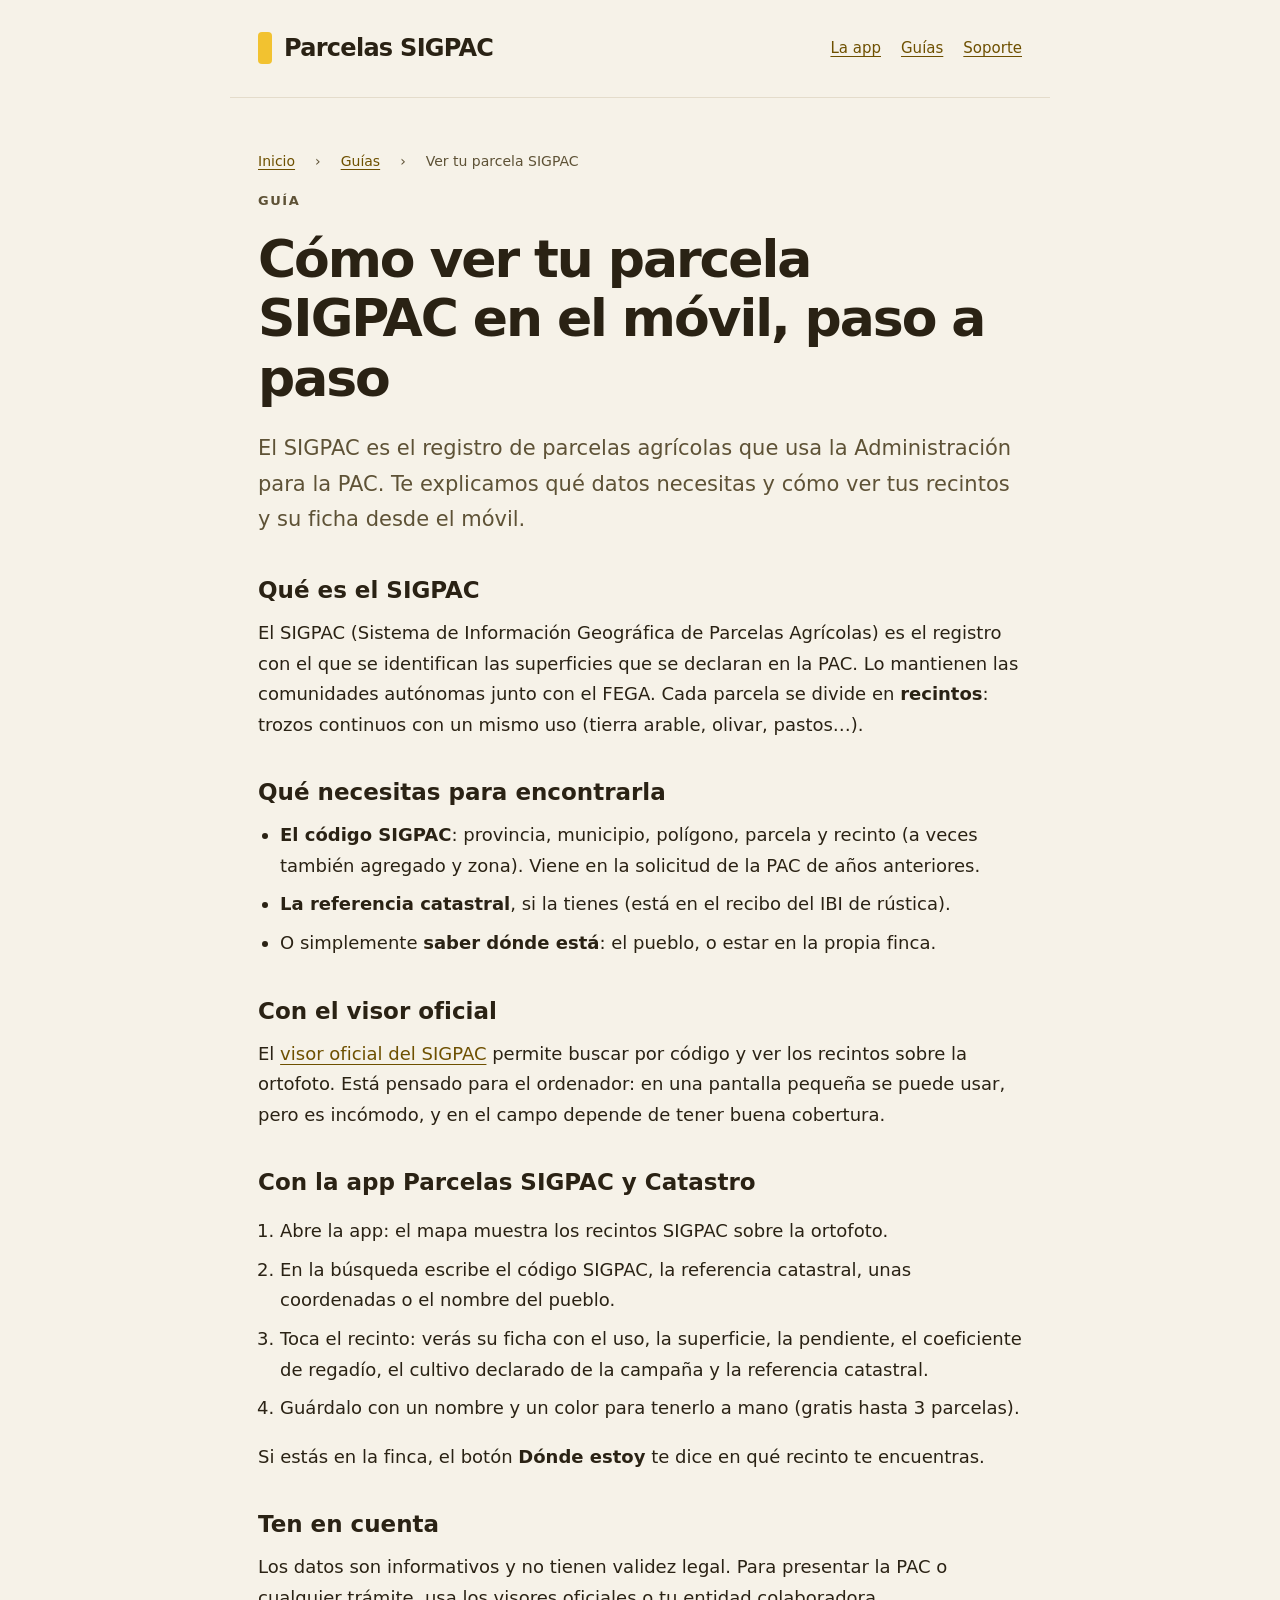
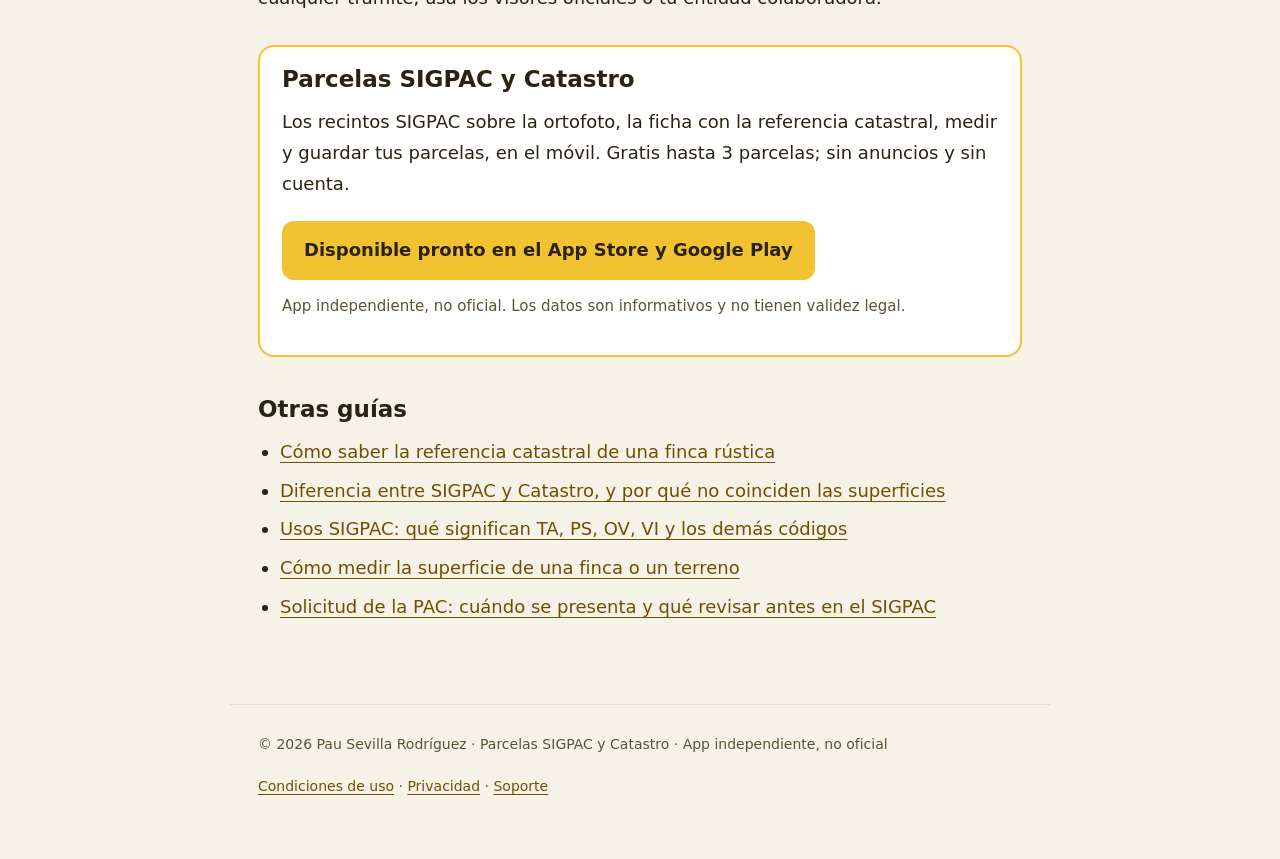
<file: guias/ver-parcela-sigpac-movil.html>
<!doctype html>
<html lang="es">
<head>
  <meta charset="utf-8">
  <meta name="viewport" content="width=device-width, initial-scale=1">
  <meta name="description" content="Qué es el SIGPAC, qué datos necesitas (código SIGPAC, referencia catastral o el pueblo) y cómo ver tus recintos y su ficha desde el móvil, también en el campo.">
  <title>Cómo ver tu parcela SIGPAC en el móvil, paso a paso</title>
  <link rel="canonical" href="https://pausiete7.github.io/parcelas-legal/guias/ver-parcela-sigpac-movil.html">
  <meta property="og:type" content="article">
  <meta property="og:site_name" content="Parcelas SIGPAC y Catastro">
  <meta property="og:locale" content="es_ES">
  <meta property="og:title" content="Cómo ver tu parcela SIGPAC en el móvil, paso a paso">
  <meta property="og:description" content="Qué es el SIGPAC, qué datos necesitas (código SIGPAC, referencia catastral o el pueblo) y cómo ver tus recintos y su ficha desde el móvil, también en el campo.">
  <meta property="og:url" content="https://pausiete7.github.io/parcelas-legal/guias/ver-parcela-sigpac-movil.html">
  <meta property="og:image" content="https://pausiete7.github.io/parcelas-legal/og.png">
  <link rel="icon" href="../icono.png">
  <link rel="stylesheet" href="../estilos.css">
  <script type="application/ld+json">{"@context": "https://schema.org", "@type": "BreadcrumbList", "itemListElement": [{"@type": "ListItem", "position": 1, "name": "Inicio", "item": "https://pausiete7.github.io/parcelas-legal/"}, {"@type": "ListItem", "position": 2, "name": "Guías", "item": "https://pausiete7.github.io/parcelas-legal/guias/"}, {"@type": "ListItem", "position": 3, "name": "Ver tu parcela SIGPAC", "item": "https://pausiete7.github.io/parcelas-legal/guias/ver-parcela-sigpac-movil.html"}]}</script>
</head>
<body>
  <a class="skip" href="#contenido">Ir al contenido</a>
  <header><a class="brand" href="../index.html">Parcelas SIGPAC</a><nav aria-label="Secciones"><a href="../index.html">La app</a><a href="../guias/">Guías</a><a href="../soporte/">Soporte</a></nav></header>
  <main id="contenido">
    <nav class="migas" aria-label="Ruta"><a href="../index.html">Inicio</a> › <a href="index.html">Guías</a> › <span aria-current="page">Ver tu parcela SIGPAC</span></nav>
    <p class="eyebrow">Guía</p>
    <h1>Cómo ver tu parcela SIGPAC en el móvil, paso a paso</h1>
    <p class="intro">El SIGPAC es el registro de parcelas agrícolas que usa la Administración para la PAC. Te explicamos qué datos necesitas y cómo ver tus recintos y su ficha desde el móvil.</p>
    <h2>Qué es el SIGPAC</h2>
      <p>El SIGPAC (Sistema de Información Geográfica de Parcelas Agrícolas) es el registro con el que se identifican las superficies que se declaran en la PAC. Lo mantienen las comunidades autónomas junto con el FEGA. Cada parcela se divide en <strong>recintos</strong>: trozos continuos con un mismo uso (tierra arable, olivar, pastos…).</p>
    <h2>Qué necesitas para encontrarla</h2>
      <ul>
        <li><strong>El código SIGPAC</strong>: provincia, municipio, polígono, parcela y recinto (a veces también agregado y zona). Viene en la solicitud de la PAC de años anteriores.</li>
        <li><strong>La referencia catastral</strong>, si la tienes (está en el recibo del IBI de rústica).</li>
        <li>O simplemente <strong>saber dónde está</strong>: el pueblo, o estar en la propia finca.</li>
      </ul>
    <h2>Con el visor oficial</h2>
      <p>El <a href="https://sigpac.mapa.gob.es/fega/visor/" rel="nofollow">visor oficial del SIGPAC</a> permite buscar por código y ver los recintos sobre la ortofoto. Está pensado para el ordenador: en una pantalla pequeña se puede usar, pero es incómodo, y en el campo depende de tener buena cobertura.</p>
    <h2>Con la app Parcelas SIGPAC y Catastro</h2>
      <ol>
        <li>Abre la app: el mapa muestra los recintos SIGPAC sobre la ortofoto.</li>
        <li>En la búsqueda escribe el código SIGPAC, la referencia catastral, unas coordenadas o el nombre del pueblo.</li>
        <li>Toca el recinto: verás su ficha con el uso, la superficie, la pendiente, el coeficiente de regadío, el cultivo declarado de la campaña y la referencia catastral.</li>
        <li>Guárdalo con un nombre y un color para tenerlo a mano (gratis hasta 3 parcelas).</li>
      </ol>
      <p>Si estás en la finca, el botón <strong>Dónde estoy</strong> te dice en qué recinto te encuentras.</p>
    <h2>Ten en cuenta</h2>
      <p>Los datos son informativos y no tienen validez legal. Para presentar la PAC o cualquier trámite, usa los visores oficiales o tu entidad colaboradora.</p>
    <aside class="caja-app">
      <h2>Parcelas SIGPAC y Catastro</h2>
      <p>Los recintos SIGPAC sobre la ortofoto, la ficha con la referencia catastral, medir y guardar tus parcelas, en el móvil. Gratis hasta 3 parcelas; sin anuncios y sin cuenta.</p>
      <p class="tiendas"><span class="tienda pronto">Disponible pronto en el App Store y Google Play</span></p>
      <p class="nota">App independiente, no oficial. Los datos son informativos y no tienen validez legal.</p>
    </aside>
    <h2>Otras guías</h2>
    <ul>
      <li><a href="referencia-catastral-finca-rustica.html">Cómo saber la referencia catastral de una finca rústica</a></li>
      <li><a href="diferencia-sigpac-catastro.html">Diferencia entre SIGPAC y Catastro, y por qué no coinciden las superficies</a></li>
      <li><a href="usos-sigpac-codigos.html">Usos SIGPAC: qué significan TA, PS, OV, VI y los demás códigos</a></li>
      <li><a href="medir-superficie-finca.html">Cómo medir la superficie de una finca o un terreno</a></li>
      <li><a href="solicitud-pac-plazos-que-revisar.html">Solicitud de la PAC: cuándo se presenta y qué revisar antes en el SIGPAC</a></li>
    </ul>
  </main>
  <footer><p>© 2026 Pau Sevilla Rodríguez · Parcelas SIGPAC y Catastro · App independiente, no oficial</p><p><a href="../condiciones.html">Condiciones de uso</a> · <a href="../privacidad.html">Privacidad</a> · <a href="../soporte/">Soporte</a></p></footer>
</body>
</html>
</file>
<file: estilos.css>
/* Colores de la app (estilo «Instrumento»): trigo y tierra con amarillo. */
:root { color-scheme: light dark; --paper: #f6f2e8; --ink: #2a2214; --muted: #5e5236; --line: #e4dccb; --accent: #6e5000; --mark: #f2c230; --card: #ffffff; }
* { box-sizing: border-box; }
body { margin: 0; background: var(--paper); color: var(--ink); font: 18px/1.7 system-ui, sans-serif; }
a { color: var(--accent); text-underline-offset: .2em; overflow-wrap: anywhere; }
a:focus-visible { outline: 3px solid var(--accent); outline-offset: 5px; }
.skip { position: absolute; left: 1rem; top: -100px; background: var(--card); padding: .5rem; }
.skip:focus { top: 1rem; }
header, main, footer { max-width: 820px; margin: auto; padding: 28px 28px; }
header { display: flex; align-items: center; justify-content: space-between; gap: 20px; border-bottom: 1px solid var(--line); }
.brand { display: flex; align-items: center; gap: 12px; font-size: 24px; font-weight: 800; letter-spacing: -.03em; text-decoration: none; color: var(--ink); }
.brand::before { content: ""; width: 14px; height: 32px; border-radius: 4px; background: var(--mark); }
nav { display: flex; flex-wrap: wrap; gap: 8px 20px; font-size: 15px; }
nav a[aria-current="page"] { font-weight: 700; }
main { padding-top: 52px; padding-bottom: 64px; }
.eyebrow { font-size: 13px; font-weight: 700; text-transform: uppercase; letter-spacing: .12em; color: var(--muted); }
h1 { font-size: clamp(34px, 7vw, 52px); line-height: 1.15; letter-spacing: -.04em; margin: 12px 0 22px; }
h2 { font-size: 23px; line-height: 1.3; margin: 38px 0 12px; }
h3 { font-size: 19px; line-height: 1.35; margin: 26px 0 8px; }
p, ul { margin: 0 0 18px; }
li { margin-bottom: 8px; }
.intro { font-size: 21px; color: var(--muted); }
.date { font-size: 14px; color: var(--muted); }
.aviso { background: var(--card); border: 1px solid var(--line); border-left: 6px solid var(--mark); border-radius: 12px; padding: 16px 20px; }
.card { display: block; background: var(--card); border: 1px solid var(--line); border-radius: 14px; padding: 24px; margin: 20px 0; text-decoration: none; color: var(--ink); }
.card strong { display: block; font-size: 22px; margin-bottom: 6px; }
.card span { display: block; color: var(--muted); }
footer { border-top: 1px solid var(--line); color: var(--muted); font-size: 14px; padding-bottom: 42px; }
@media (max-width: 480px) { header, main, footer { padding-left: 20px; padding-right: 20px; } header { align-items: flex-start; flex-direction: column; gap: 8px; } main { padding-top: 36px; } }
@media (prefers-color-scheme: dark) { :root { --paper: #17130d; --ink: #f2eadb; --muted: #c2b59c; --line: #3a3124; --accent: #f2c230; --card: #221c14; } }
@media print { header, nav, footer, .skip { display: none; } body { background: white; color: black; font-size: 11pt; } main { max-width: none; padding: 0; } a { color: inherit; } }

.tiendas { display: flex; flex-wrap: wrap; gap: 12px; margin: 22px 0 14px; }
.tienda { display: inline-block; background: var(--ink); color: var(--paper); font-weight: 700; text-decoration: none; padding: 14px 22px; border-radius: 12px; }
.tienda.pronto { background: var(--mark); color: #2a2214; }
.pares { display: grid; gap: 12px; margin: 16px 0 30px; }
.par { display: grid; grid-template-columns: 1fr 1fr; background: var(--card); border: 1px solid var(--line); border-radius: 14px; overflow: hidden; }
.par p { margin: 0; padding: 16px 18px; font-size: 17px; line-height: 1.5; }
.hoy { color: var(--muted); }
.hoy::before { content: "Hoy"; display: block; font-size: 12px; font-weight: 700; letter-spacing: .12em; text-transform: uppercase; margin-bottom: 6px; }
.con { background: #fbf3d6; font-weight: 600; }
.con::before { content: "Con la app"; display: block; font-size: 12px; font-weight: 700; letter-spacing: .12em; text-transform: uppercase; color: var(--accent); margin-bottom: 6px; }
.capturas { display: grid; grid-template-columns: repeat(3, 1fr); gap: 14px; margin: 30px 0; }
.capturas img { width: 100%; height: auto; border-radius: 14px; border: 1px solid var(--line); }
.planes { display: grid; grid-template-columns: 1fr 1fr; gap: 14px; }
.plan { background: var(--card); border: 1px solid var(--line); border-radius: 14px; padding: 6px 20px 10px; font-size: 16px; }
.plan.premium { border: 2px solid var(--mark); }
.nota { font-size: 15px; color: var(--muted); }
.faq details { background: var(--card); border: 1px solid var(--line); border-radius: 12px; padding: 14px 18px; margin: 0 0 10px; }
.faq summary { cursor: pointer; font-weight: 700; }
.faq details p { margin: 10px 0 0; color: var(--muted); }
@media (max-width: 720px) { .par, .planes { grid-template-columns: 1fr; } .capturas { grid-template-columns: 1fr; max-width: 340px; } }
@media (prefers-color-scheme: dark) { .con { background: #3a3218; } }

.migas { font-size: 14px; color: var(--muted); margin: 0 0 16px; }
.caja-app { background: var(--card); border: 2px solid var(--mark); border-radius: 16px; padding: 18px 22px; margin: 32px 0; }
.caja-app h2 { margin-top: 0; }
.datos { width: 100%; border-collapse: collapse; font-size: 16px; margin: 10px 0 18px; }
.datos th, .datos td { text-align: left; vertical-align: top; padding: 9px 12px 9px 0; border-bottom: 1px solid var(--line); }
.datos th { width: 30%; color: var(--muted); font-weight: 600; }
ol, ul { padding-left: 22px; } li { margin-bottom: 8px; }
</file>
